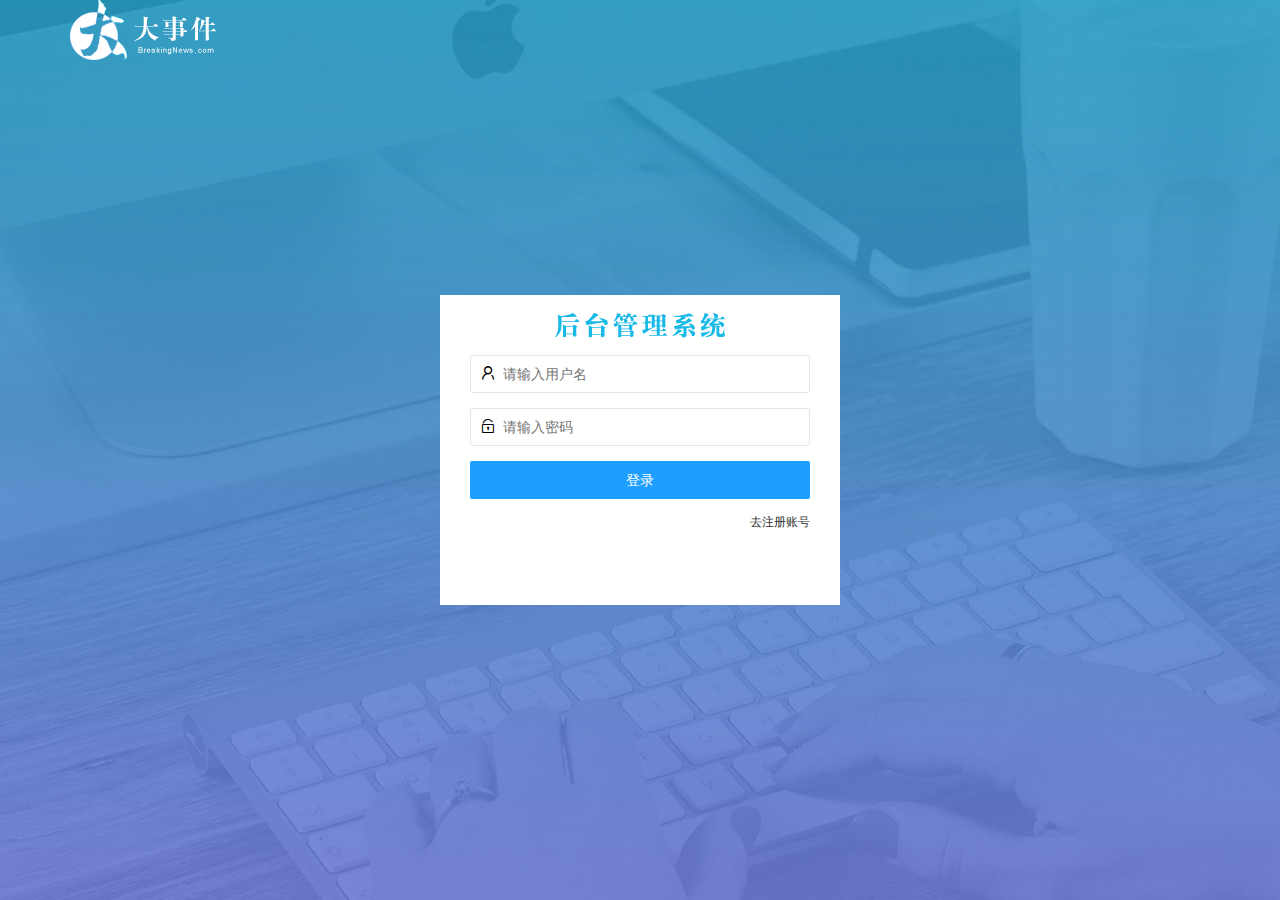
<file: login.html>
<!DOCTYPE html>
<html lang="en">
  <head>
    <meta charset="UTF-8" />
    <meta name="viewport" content="width=device-width, initial-scale=1.0" />
    <title>大事件-登录/注册</title>
    <!-- 导入 LayUI 的样式 -->
    <link rel="stylesheet" href="/assets/lib/layui/css/layui.css" />
    <!-- 导入自己的样式表 -->
    <link rel="stylesheet" href="/assets/css/login.css" />
  </head>
  <body>
    <!-- 头部的 Logo 区域 -->
    <div class="layui-main">
      <img src="/assets/images/logo.png" alt="" />
    </div>

    <!-- 登录注册区域 -->
    <div class="loginAndRegBox">
      <div class="title-box"></div>
      <!-- 登录的div -->
      <div class="login-box">
        <!-- 登录的表单 -->
        <form class="layui-form" id="form_login">
          <!-- 用户名 -->
          <div class="layui-form-item">
            <i class="layui-icon layui-icon-username"></i>
            <input type="text" name="username" required lay-verify="required" placeholder="请输入用户名" autocomplete="off" class="layui-input" />
          </div>
          <!-- 密码 -->
          <div class="layui-form-item">
            <i class="layui-icon layui-icon-password"></i>
            <input type="password" name="password" required lay-verify="required|pwd" placeholder="请输入密码" autocomplete="off" class="layui-input" />
          </div>
          <!-- 登录按钮 -->
          <div class="layui-form-item">
            <!-- 注意：表单提交按钮和普通按钮的区别，就是 lay-submit 属性 -->
            <button class="layui-btn layui-btn-fluid layui-btn-normal" lay-submit>登录</button>
          </div>
          <div class="layui-form-item links">
            <a href="javascript:;" id="link_reg">去注册账号</a>
          </div>
        </form>
      </div>
      <!-- 注册的div -->
      <div class="reg-box">
        <!-- 注册的表单 -->
        <form class="layui-form" id="form_reg">
          <!-- 用户名 -->
          <div class="layui-form-item">
            <i class="layui-icon layui-icon-username"></i>
            <input type="text" name="username" required lay-verify="required" placeholder="请输入用户名" autocomplete="off" class="layui-input" />
          </div>
          <!-- 密码 -->
          <div class="layui-form-item">
            <i class="layui-icon layui-icon-password"></i>
            <input type="password" name="password" required lay-verify="required|pwd" placeholder="请输入密码" autocomplete="off" class="layui-input" />
          </div>
          <!-- 密码确认框 -->
          <div class="layui-form-item">
            <i class="layui-icon layui-icon-password"></i>
            <input type="password" name="repassword" required lay-verify="required|pwd|repwd" placeholder="再次确认密码" autocomplete="off" class="layui-input" />
          </div>
          <!-- 注册按钮 -->
          <div class="layui-form-item">
            <!-- 注意：表单提交按钮和普通按钮的区别，就是 lay-submit 属性 -->
            <button class="layui-btn layui-btn-fluid layui-btn-normal" lay-submit>注册</button>
          </div>
          <div class="layui-form-item links">
            <a href="javascript:;" id="link_login">去登录</a>
          </div>
        </form>
      </div>
    </div>

    <!-- 导入 Layui 的JS文件 -->
    <script src="/assets/lib/layui/layui.all.js"></script>
    <!-- 导入 JQuery -->
    <script src="/assets/lib/jquery.js"></script>
    <!-- 导入自己封装的 baseAPI.js -->
    <script src="/assets/js/baseAPI.js"></script>
    <!-- 导入自己的 JavaScript 脚本 -->
    <script src="/assets/js/login.js"></script>
  </body>
</html>
</file>
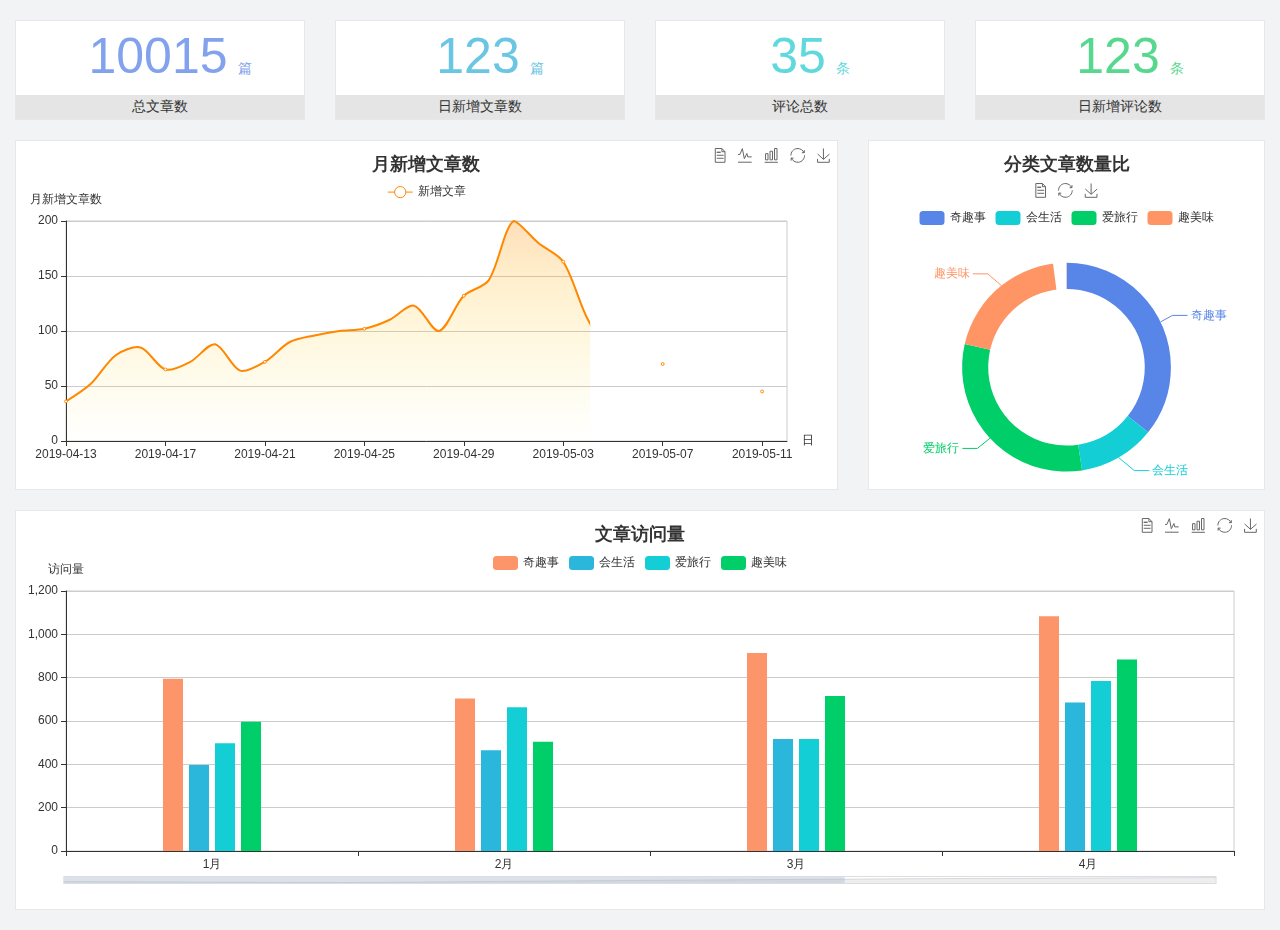
<file: home/dashboard.html>
<!DOCTYPE html>
<html lang="en">

<head>
  <meta charset="UTF-8">
  <meta name="viewport" content="width=device-width, initial-scale=1.0">
  <meta http-equiv="X-UA-Compatible" content="ie=edge">
  <title>图表统计</title>
  <link rel="stylesheet" href="../../assets/lib/bootstrap.css" />
  <link rel="stylesheet" href="../../assets/lib/main.css" />
  <script src="../../assets/lib/jquery.js"></script>
  <script type="text/javascript" src="../../assets/lib/echarts.min.js"></script>
</head>

<body>
  <div class="container-fluid">
    <div class="row spannel_list">
      <div class="col-sm-3 col-xs-6">
        <div class="spannel">
          <em>10015</em><span>篇</span>
          <b>总文章数</b>
        </div>
      </div>
      <div class="col-sm-3 col-xs-6">
        <div class="spannel scolor01">
          <em>123</em><span>篇</span>
          <b>日新增文章数</b>
        </div>
      </div>
      <div class="col-sm-3 col-xs-6">
        <div class="spannel scolor02">
          <em>35</em><span>条</span>
          <b>评论总数</b>
        </div>
      </div>
      <div class="col-sm-3 col-xs-6">
        <div class="spannel scolor03">
          <em>123</em><span>条</span>
          <b>日新增评论数</b>
        </div>
      </div>
    </div>
  </div>

  <div class="container-fluid">
    <div class="row curve-pie">
      <div class="col-lg-8 col-md-8">
        <div class="gragh_pannel" id="curve_show"></div>
      </div>
      <div class="col-lg-4 col-md-4">
        <div class="gragh_pannel" id="pie_show"></div>
      </div>
    </div>
  </div>

  <div class="container-fluid">
    <div class="column_pannel" id="column_show"></div>
  </div>

  <script>
    var oChart = echarts.init(document.getElementById('curve_show'));
    var aList_all = [
      { 'count': 36, 'date': '2019-04-13' },
      { 'count': 52, 'date': '2019-04-14' },
      { 'count': 78, 'date': '2019-04-15' },
      { 'count': 85, 'date': '2019-04-16' },
      { 'count': 65, 'date': '2019-04-17' },
      { 'count': 72, 'date': '2019-04-18' },
      { 'count': 88, 'date': '2019-04-19' },
      { 'count': 64, 'date': '2019-04-20' },
      { 'count': 72, 'date': '2019-04-21' },
      { 'count': 90, 'date': '2019-04-22' },
      { 'count': 96, 'date': '2019-04-23' },
      { 'count': 100, 'date': '2019-04-24' },
      { 'count': 102, 'date': '2019-04-25' },
      { 'count': 110, 'date': '2019-04-26' },
      { 'count': 123, 'date': '2019-04-27' },
      { 'count': 100, 'date': '2019-04-28' },
      { 'count': 132, 'date': '2019-04-29' },
      { 'count': 146, 'date': '2019-04-30' },
      { 'count': 200, 'date': '2019-05-01' },
      { 'count': 180, 'date': '2019-05-02' },
      { 'count': 163, 'date': '2019-05-03' },
      { 'count': 110, 'date': '2019-05-04' },
      { 'count': 80, 'date': '2019-05-05' },
      { 'count': 82, 'date': '2019-05-06' },
      { 'count': 70, 'date': '2019-05-07' },
      { 'count': 65, 'date': '2019-05-08' },
      { 'count': 54, 'date': '2019-05-09' },
      { 'count': 40, 'date': '2019-05-10' },
      { 'count': 45, 'date': '2019-05-11' },
      { 'count': 38, 'date': '2019-05-12' },
    ];

    let aCount = [];
    let aDate = [];

    for (var i = 0; i < aList_all.length; i++) {
      aCount.push(aList_all[i].count);
      aDate.push(aList_all[i].date);
    }

    var chartopt = {
      title: {
        text: '月新增文章数',
        left: 'center',
        top: '10'
      },
      tooltip: {
        trigger: 'axis'
      },
      legend: {
        data: ['新增文章'],
        top: '40'
      },
      toolbox: {
        show: true,
        feature: {
          mark: { show: true },
          dataView: { show: true, readOnly: false },
          magicType: { show: true, type: ['line', 'bar'] },
          restore: { show: true },
          saveAsImage: { show: true }
        }
      },
      calculable: true,
      xAxis: [
        {
          name: '日',
          type: 'category',
          boundaryGap: false,
          data: aDate
        }
      ],
      yAxis: [
        {
          name: '月新增文章数',
          type: 'value'
        }
      ],
      series: [
        {
          name: '新增文章',
          type: 'line',
          smooth: true,
          itemStyle: { normal: { areaStyle: { type: 'default' }, color: '#f80' }, lineStyle: { color: '#f80' } },
          data: aCount
        }],
      areaStyle: {
        normal: {
          color: new echarts.graphic.LinearGradient(0, 0, 0, 1, [{
            offset: 0,
            color: 'rgba(255,136,0,0.39)'
          }, {
            offset: .34,
            color: 'rgba(255,180,0,0.25)'
          }, {
            offset: 1,
            color: 'rgba(255,222,0,0.00)'
          }])

        }
      },
      grid: {
        show: true,
        x: 50,
        x2: 50,
        y: 80,
        height: 220
      }
    };

    oChart.setOption(chartopt);


    var oPie = echarts.init(document.getElementById('pie_show'));
    var oPieopt =
    {
      title: {
        top: 10,
        text: '分类文章数量比',
        x: 'center'
      },
      tooltip: {
        trigger: 'item',
        formatter: "{a} <br/>{b} : {c} ({d}%)"
      },
      color: ['#5885e8', '#13cfd5', '#00ce68', '#ff9565'],
      legend: {
        x: 'center',
        top: 65,
        data: ['奇趣事', '会生活', '爱旅行', '趣美味']
      },
      toolbox: {
        show: true,
        x: 'center',
        top: 35,
        feature: {
          mark: { show: true },
          dataView: { show: true, readOnly: false },
          magicType: {
            show: true,
            type: ['pie', 'funnel'],
            option: {
              funnel: {
                x: '25%',
                width: '50%',
                funnelAlign: 'left',
                max: 1548
              }
            }
          },
          restore: { show: true },
          saveAsImage: { show: true }
        }
      },
      calculable: true,
      series: [
        {
          name: '访问来源',
          type: 'pie',
          radius: ['45%', '60%'],
          center: ['50%', '65%'],
          data: [
            { value: 300, name: '奇趣事' },
            { value: 100, name: '会生活' },
            { value: 260, name: '爱旅行' },
            { value: 180, name: '趣美味' }
          ]
        }
      ]
    };
    oPie.setOption(oPieopt);



    var oColumn = this.echarts.init(document.getElementById('column_show'));
    var oColumnopt =
    {
      title: {
        text: '文章访问量',
        left: 'center',
        top: '10'
      },
      tooltip: {
        trigger: 'axis'
      },
      legend: {
        data: ['奇趣事', '会生活', '爱旅行', '趣美味'],
        top: '40'
      },
      toolbox: {
        show: true,
        feature: {
          mark: { show: true },
          dataView: { show: true, readOnly: false },
          magicType: { show: true, type: ['line', 'bar'] },
          restore: { show: true },
          saveAsImage: { show: true }
        }
      },
      calculable: true,
      xAxis: [
        {
          type: 'category',
          data: ['1月', '2月', '3月', '4月', '5月']
        }
      ],
      yAxis: [
        {
          name: '访问量',
          type: 'value'
        }
      ],
      series: [
        {
          name: '奇趣事',
          type: 'bar',
          barWidth: 20,
          itemStyle: {
            normal: { areaStyle: { type: 'default' }, color: '#fd956a' }
          },
          data: [800, 708, 920, 1090, 1200]
        },
        {
          name: '会生活',
          type: 'bar',
          barWidth: 20,
          itemStyle: {
            normal: { areaStyle: { type: 'default' }, color: '#2bb6db' }
          },
          data: [400, 468, 520, 690, 800]
        },
        {
          name: '爱旅行',
          type: 'bar',
          barWidth: 20,
          itemStyle: {
            normal: { areaStyle: { type: 'default' }, color: '#13cfd5' }
          },
          data: [500, 668, 520, 790, 900]
        },
        {
          name: '趣美味',
          type: 'bar',
          barWidth: 20,
          itemStyle: {
            normal: { areaStyle: { type: 'default' }, color: '#00ce68' }
          },
          data: [600, 508, 720, 890, 1000]
        }
      ],
      grid: {
        show: true,
        x: 50,
        x2: 30,
        y: 80,
        height: 260
      },
      dataZoom: [//给x轴设置滚动条
        {
          start: 0,//默认为0
          end: 100 - 1000 / 31,//默认为100
          type: 'slider',
          show: true,
          xAxisIndex: [0],
          handleSize: 0,//滑动条的 左右2个滑动条的大小
          height: 8,//组件高度
          left: 45, //左边的距离
          right: 50,//右边的距离
          bottom: 26,//右边的距离
          handleColor: '#ddd',//h滑动图标的颜色
          handleStyle: {
            borderColor: "#cacaca",
            borderWidth: "1",
            shadowBlur: 2,
            background: "#ddd",
            shadowColor: "#ddd",
          }
        }]
    };
    oColumn.setOption(oColumnopt);
  </script>
</body>

</html>
</file>
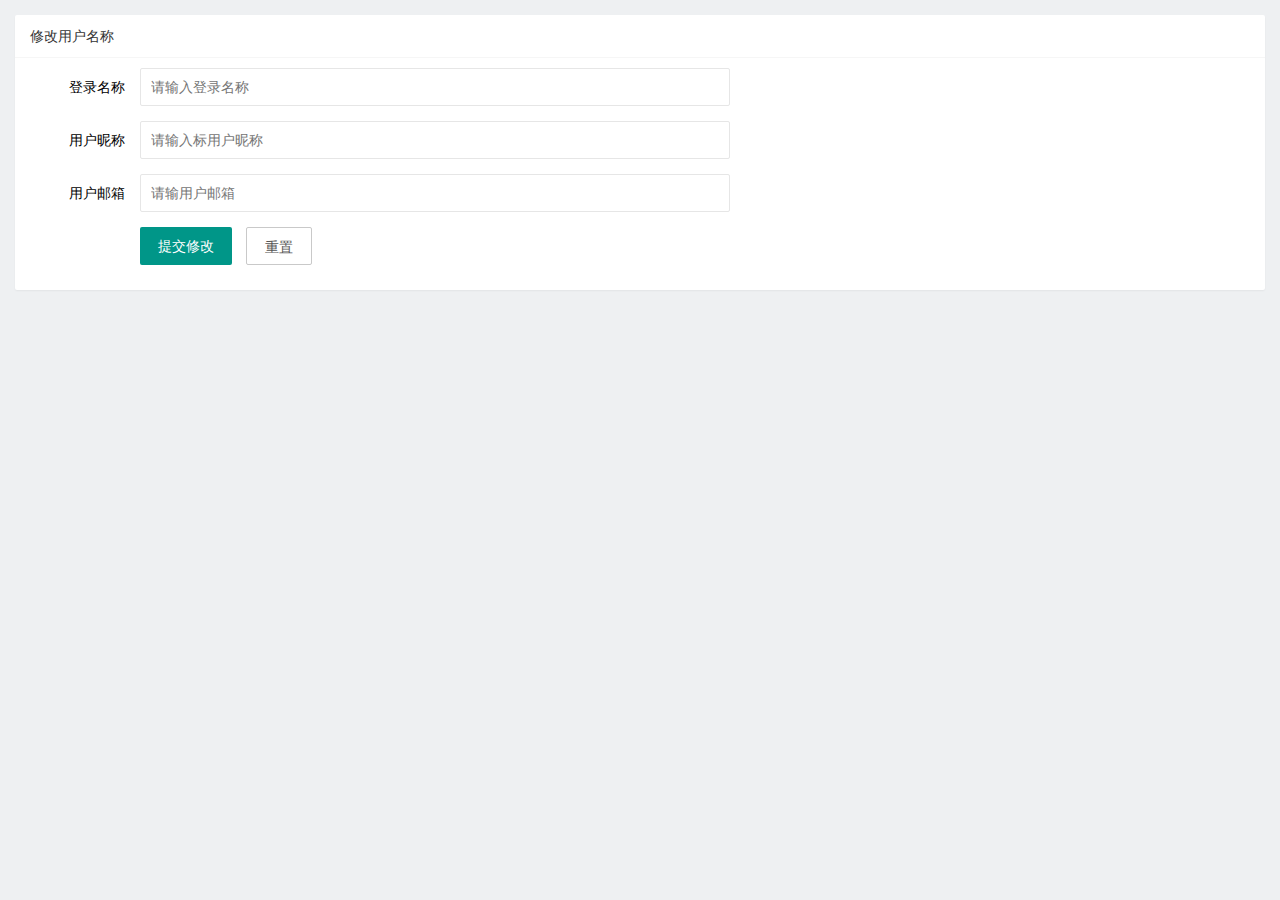
<file: user/user-info.html>
<!DOCTYPE html>
<html lang="en">

<head>
    <meta charset="UTF-8">
    <meta http-equiv="X-UA-Compatible" content="IE=edge">
    <meta name="viewport" content="width=device-width, initial-scale=1.0">
    <title>Document</title>
    <!-- 先导入第三方layui样式 -->
    <link rel="stylesheet" href="/assets/lib/layui/css/layui.css">
    <!-- 再导入自己的样式 -->
    <link rel="stylesheet" href="/assets/css/user/user-info.css">
</head>

<body>
    <!-- 卡片区  运用的是页面元素的面板功能 -->
    <div class="layui-card">
        <div class="layui-card-header">修改用户名称</div>
        <div class="layui-card-body">
            <!-- 表单区域 -->               <!-- 给那个表单赋值就加上lay-filter="" -->
            <form class="layui-form" lay-filter="formUserInfo">
                <!-- 增添隐藏域表单，为了保证请求体有id这属性 -->
          <input type="hidden" name="id" value="">
                <div class="layui-form-item">
                    <label class="layui-form-label">登录名称</label>
                    <div class="layui-input-block">
                        <input type="text" name="username" required lay-verify="required" placeholder="请输入登录名称"
                            autocomplete="off" class="layui-input" readonly>  <!-- readonly  禁止输入 -->
                    </div>
                </div>

                <div class="layui-form-item">
                    <label class="layui-form-label">用户昵称</label>
                    <div class="layui-input-block">
                        <input type="text" name="nickname" required lay-verify="required|nickname"
                            placeholder="请输入标用户昵称" autocomplete="off" class="layui-input" >
                        <!-- readonly 只读属性，不可手动修改表单数据 -->
                    </div>
                </div>

                <div class="layui-form-item">
                    <label class="layui-form-label">用户邮箱</label>
                    <div class="layui-input-block">
                        <input type="text" name="email" required lay-verify="required|email" placeholder="请输用户邮箱"
                            autocomplete="off" class="layui-input" >
                    </div>
                </div>

                <div class="layui-form-item">
                    <div class="layui-input-block">
                        <button class="layui-btn" lay-submit lay-filter="formDemo">提交修改</button>
                        <button type="reset" class="layui-btn layui-btn-primary" id="btnReset">重置</button>
                    </div>
                </div>
            </form>
        </div>
    </div>
    <!-- 导入layui 的js文件 -->
    <script src="/assets/lib/layui/layui.all.js"></script>
    <!-- 导入jQUERY -->
    <script src="/assets/lib/jquery.js"></script>
    <!-- 导入baseAPI -->
    <script src="/assets/js/baseAPI.js"></script>
    <!-- 导入自己的js -->
    <script src="/assets/js/user/user-info.js"></script>
</body>

</html>
</file>
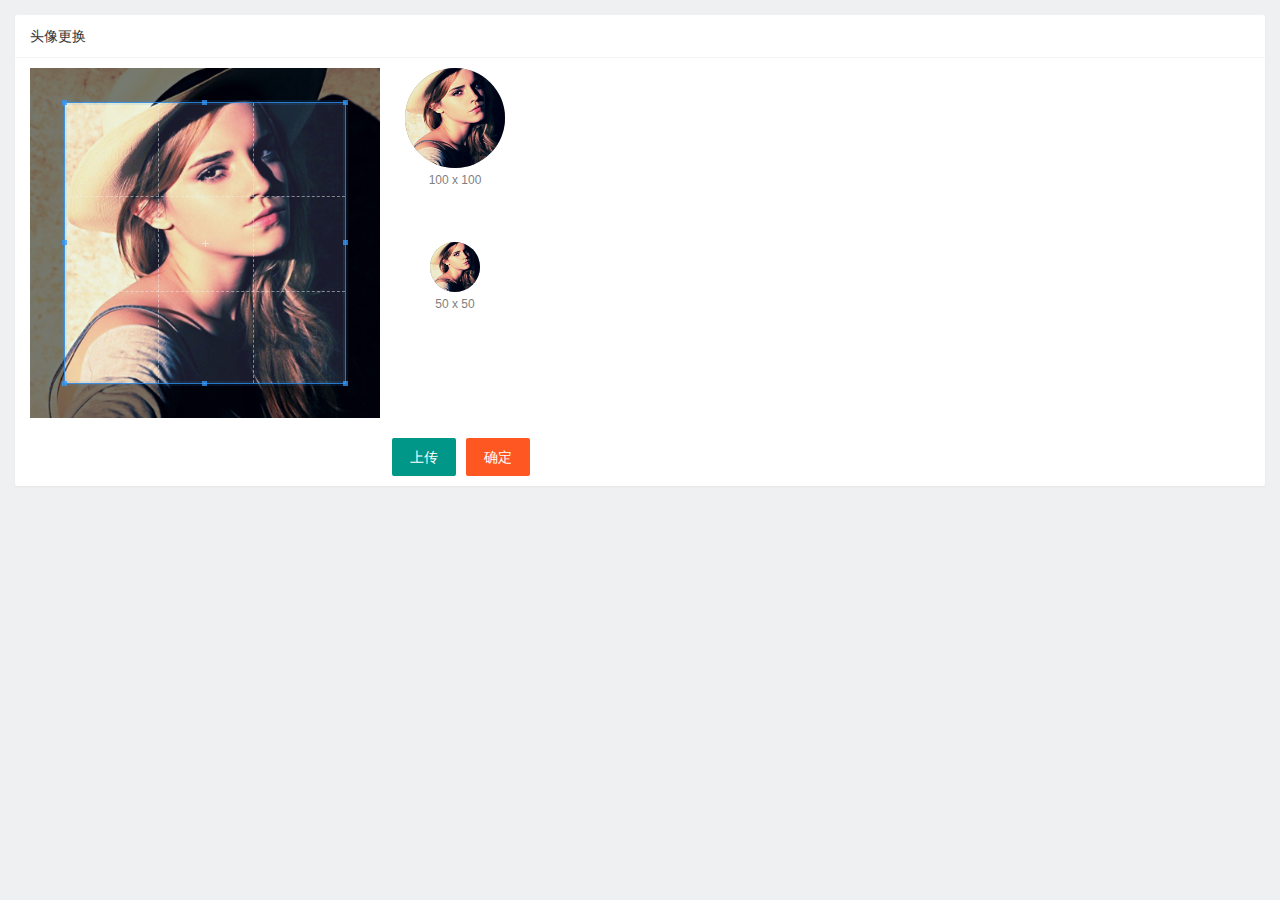
<file: user/user_avatar.html>
<!DOCTYPE html>
<html lang="en">

<head>
    <meta charset="UTF-8">
    <meta http-equiv="X-UA-Compatible" content="IE=edge">
    <meta name="viewport" content="width=device-width, initial-scale=1.0">
    <title>Document</title>
    <!-- 先导入第三方layui样式 -->
    <link rel="stylesheet" href="/assets/lib/layui/css/layui.css">
    <!-- 导入  cropper 插件 -->
    <link rel="stylesheet" href="/assets/lib/cropper/cropper.css">
    <!-- 再导入自己的样式 -->
    <link rel="stylesheet" href="/assets/css/user/user_avatar.css">
</head>

<body>
    <div class="layui-card">
        <div class="layui-card-header">头像更换</div>
        <div class="layui-card-body">
           <!-- 第一行的图片裁剪和预览区域 -->
     <div class="row1">
        <!-- 图片裁剪区域 -->
        <div class="cropper-box">
          <!-- 这个 img 标签很重要，将来会把它初始化为裁剪区域 -->
          <img id="image" src="/assets/images/sample.jpg" />
        </div>
        <!-- 图片的预览区域 -->
        <div class="preview-box">
          <div>
            <!-- 宽高为 100px 的预览区域 -->
            <div class="img-preview w100"></div>
            <p class="size">100 x 100</p>
          </div>
          <div>
            <!-- 宽高为 50px 的预览区域 -->
            <div class="img-preview w50"></div>
            <p class="size">50 x 50</p>
          </div>
        </div>
      </div>
    
      <!-- 第二行的按钮区域 -->
      <div class="row2">
                         <!-- 通过accept可以指定用户选择使用那种图片文件格式 -->
          <input type="file" id="file" accept="image/png,image/jpeg">    <!-- file文件上传表单 -->
        <button type="button" class="layui-btn" id="btnChooseImage">上传</button>  <!-- 给他增加id -->
        <button type="button" class="layui-btn layui-btn-danger" id="btnUpload">确定</button>   <!-- 给他增加id -->
      </div>
        </div>
    </div>
</body>
<!-- 导入layui 的js文件 -->
<script src="/assets/lib/layui/layui.all.js"></script>
<!-- 导入jQUERY  以及cropper -->
<script src="/assets/lib/jquery.js"></script>
<script src="/assets/lib/cropper/Cropper.js"></script>
<script src="/assets/lib/cropper/jquery-cropper.js"></script>
<!-- 导入baseAPI -->
<script src="/assets/js/baseAPI.js"></script>
<!-- 导入自己的js -->
<script src="/assets/js/user/user_avatar.js"></script>

</html>
</file>
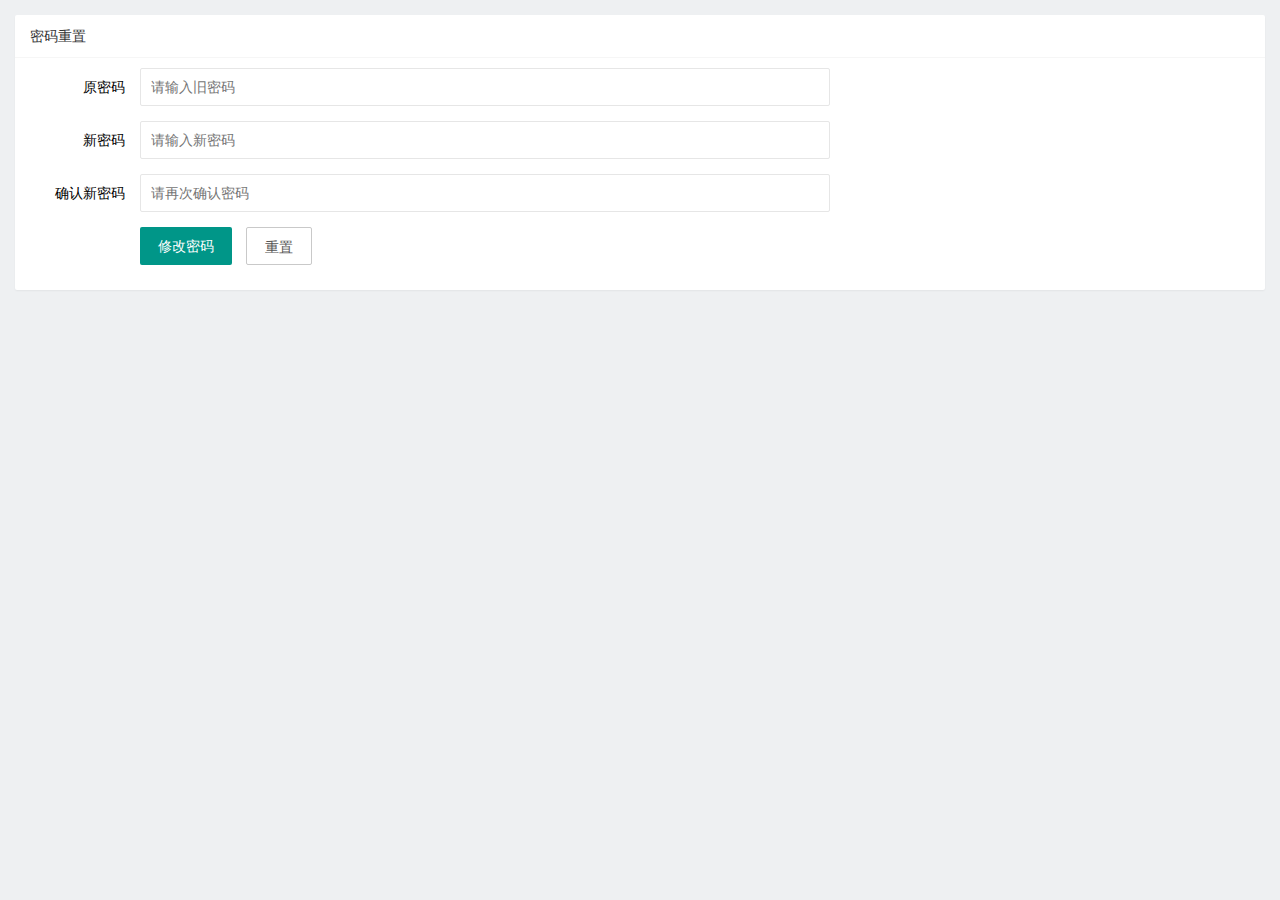
<file: user/user_password.html>
<!DOCTYPE html>
<html lang="en">
<head>
    <meta charset="UTF-8">
    <meta http-equiv="X-UA-Compatible" content="IE=edge">
    <meta name="viewport" content="width=device-width, initial-scale=1.0">
    <title>Document</title>
      <!-- 先导入第三方layui样式 -->
      <link rel="stylesheet" href="/assets/lib/layui/css/layui.css">
      <!-- 再导入自己的样式 -->
      <link rel="stylesheet" href="/assets/css/user/user_password.css">
</head>
<body>
    <div class="layui-card">
        <div class="layui-card-header">密码重置</div>
        <div class="layui-card-body">
            <form class="layui-form" action="">
                <div class="layui-form-item">
                  <label class="layui-form-label">原密码</label>
                  <div class="layui-input-block">
                    <input type="password" name="oldPwd" required  lay-verify="required|pwd" placeholder="请输入旧密码" autocomplete="off" class="layui-input">
                  </div>
                </div>
                <div class="layui-form-item">
                    <label class="layui-form-label">新密码</label>
                    <div class="layui-input-block">
                      <input type="password" name="newPwd" required  lay-verify="required|pwd|samePwd" placeholder="请输入新密码" autocomplete="off" class="layui-input">
                    </div>
                  </div>
                  <div class="layui-form-item">
                    <label class="layui-form-label">确认新密码</label>
                    <div class="layui-input-block">
                      <input type="password" name="rePwd" required  lay-verify="required|pwd|rePwd" placeholder="请再次确认密码" autocomplete="off" class="layui-input">
                    </div>
                  </div>

                  <div class="layui-form-item">
                    <div class="layui-input-block">
                      <button class="layui-btn" lay-submit lay-filter="formDemo">修改密码</button>
                      <button type="reset" class="layui-btn layui-btn-primary">重置</button>
                    </div>
                  </div>
            </form>
        </div>
      </div>
</body>
 <!-- 导入layui 的js文件 -->
 <script src="/assets/lib/layui/layui.all.js"></script>
 <!-- 导入jQUERY -->
 <script src="/assets/lib/jquery.js"></script>
 <!-- 导入baseAPI -->
 <script src="/assets/js/baseAPI.js"></script>
 <!-- 导入自己的js -->
 <script src="/assets/js/user/user_password.js"></script>
</html>
</file>
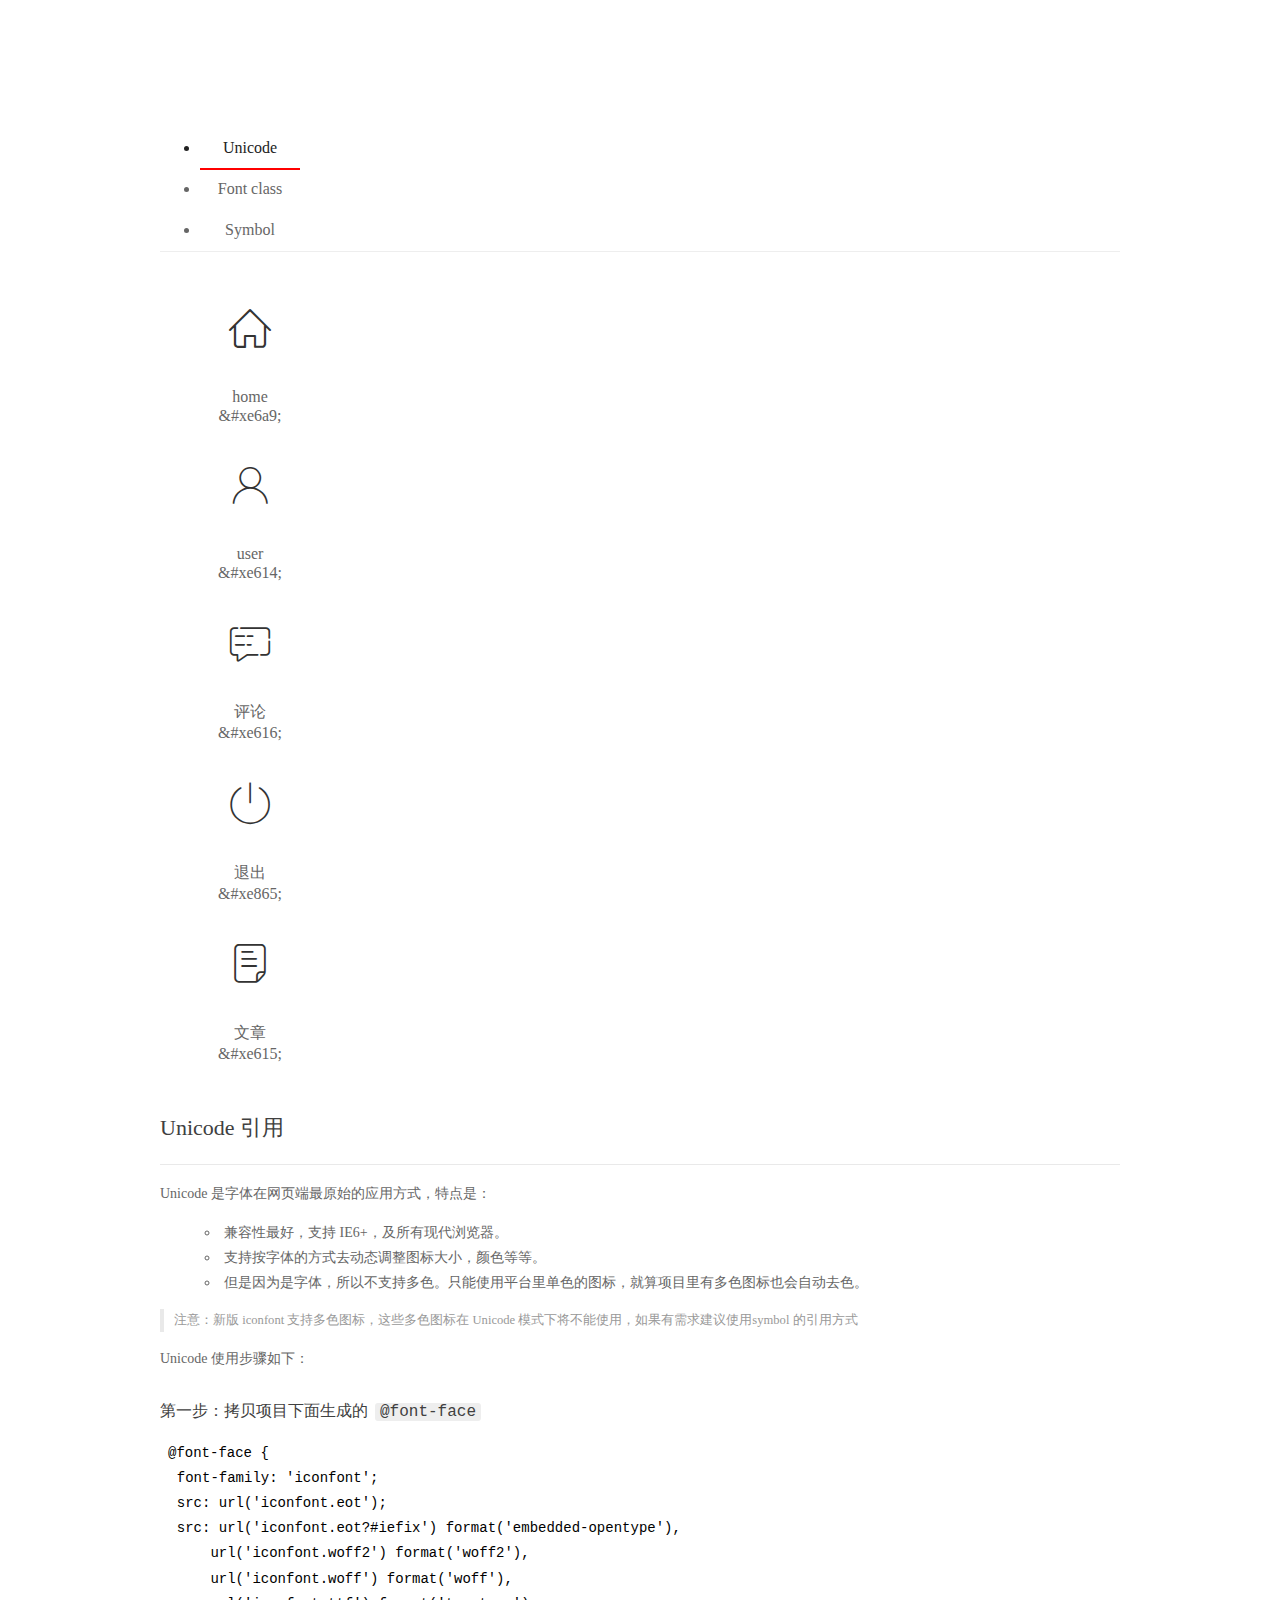
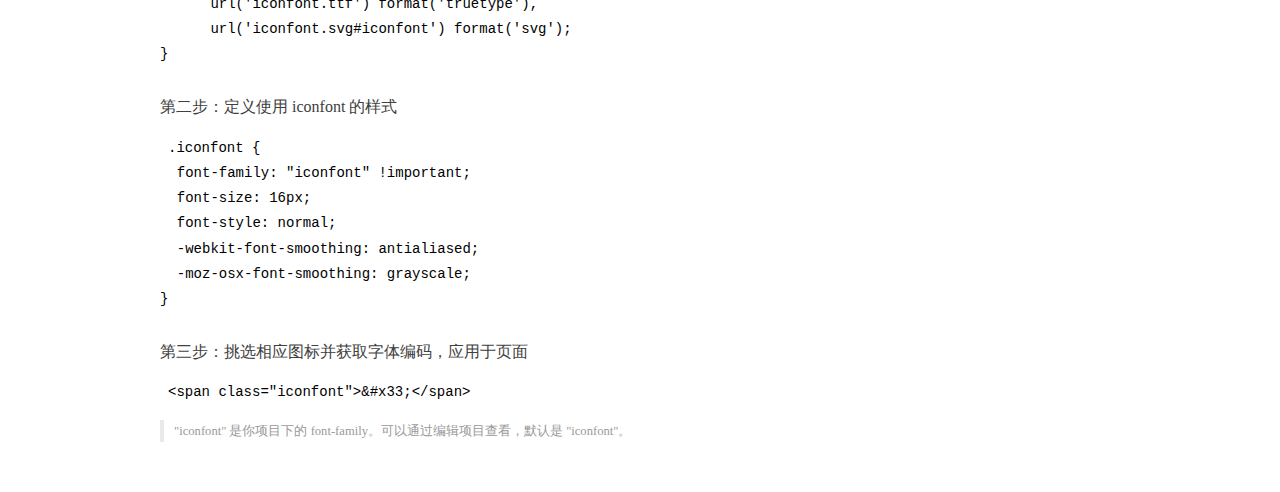
<file: assets/fonts/demo_index.html>
<!DOCTYPE html>
<html>
<head>
  <meta charset="utf-8"/>
  <title>IconFont Demo</title>
  <link rel="shortcut icon" href="https://gtms04.alicdn.com/tps/i4/TB1_oz6GVXXXXaFXpXXJDFnIXXX-64-64.ico" type="image/x-icon"/>
  <link rel="stylesheet" href="https://g.alicdn.com/thx/cube/1.3.2/cube.min.css">
  <link rel="stylesheet" href="demo.css">
  <link rel="stylesheet" href="iconfont.css">
  <script src="iconfont.js"></script>
  <!-- jQuery -->
  <script src="https://a1.alicdn.com/oss/uploads/2018/12/26/7bfddb60-08e8-11e9-9b04-53e73bb6408b.js"></script>
  <!-- 代码高亮 -->
  <script src="https://a1.alicdn.com/oss/uploads/2018/12/26/a3f714d0-08e6-11e9-8a15-ebf944d7534c.js"></script>
</head>
<body>
  <div class="main">
    <h1 class="logo"><a href="https://www.iconfont.cn/" title="iconfont 首页" target="_blank">&#xe86b;</a></h1>
    <div class="nav-tabs">
      <ul id="tabs" class="dib-box">
        <li class="dib active"><span>Unicode</span></li>
        <li class="dib"><span>Font class</span></li>
        <li class="dib"><span>Symbol</span></li>
      </ul>
      
    </div>
    <div class="tab-container">
      <div class="content unicode" style="display: block;">
          <ul class="icon_lists dib-box">
          
            <li class="dib">
              <span class="icon iconfont">&#xe6a9;</span>
                <div class="name">home</div>
                <div class="code-name">&amp;#xe6a9;</div>
              </li>
          
            <li class="dib">
              <span class="icon iconfont">&#xe614;</span>
                <div class="name">user</div>
                <div class="code-name">&amp;#xe614;</div>
              </li>
          
            <li class="dib">
              <span class="icon iconfont">&#xe616;</span>
                <div class="name">评论</div>
                <div class="code-name">&amp;#xe616;</div>
              </li>
          
            <li class="dib">
              <span class="icon iconfont">&#xe865;</span>
                <div class="name">退出</div>
                <div class="code-name">&amp;#xe865;</div>
              </li>
          
            <li class="dib">
              <span class="icon iconfont">&#xe615;</span>
                <div class="name">文章</div>
                <div class="code-name">&amp;#xe615;</div>
              </li>
          
          </ul>
          <div class="article markdown">
          <h2 id="unicode-">Unicode 引用</h2>
          <hr>

          <p>Unicode 是字体在网页端最原始的应用方式，特点是：</p>
          <ul>
            <li>兼容性最好，支持 IE6+，及所有现代浏览器。</li>
            <li>支持按字体的方式去动态调整图标大小，颜色等等。</li>
            <li>但是因为是字体，所以不支持多色。只能使用平台里单色的图标，就算项目里有多色图标也会自动去色。</li>
          </ul>
          <blockquote>
            <p>注意：新版 iconfont 支持多色图标，这些多色图标在 Unicode 模式下将不能使用，如果有需求建议使用symbol 的引用方式</p>
          </blockquote>
          <p>Unicode 使用步骤如下：</p>
          <h3 id="-font-face">第一步：拷贝项目下面生成的 <code>@font-face</code></h3>
<pre><code class="language-css"
>@font-face {
  font-family: 'iconfont';
  src: url('iconfont.eot');
  src: url('iconfont.eot?#iefix') format('embedded-opentype'),
      url('iconfont.woff2') format('woff2'),
      url('iconfont.woff') format('woff'),
      url('iconfont.ttf') format('truetype'),
      url('iconfont.svg#iconfont') format('svg');
}
</code></pre>
          <h3 id="-iconfont-">第二步：定义使用 iconfont 的样式</h3>
<pre><code class="language-css"
>.iconfont {
  font-family: "iconfont" !important;
  font-size: 16px;
  font-style: normal;
  -webkit-font-smoothing: antialiased;
  -moz-osx-font-smoothing: grayscale;
}
</code></pre>
          <h3 id="-">第三步：挑选相应图标并获取字体编码，应用于页面</h3>
<pre>
<code class="language-html"
>&lt;span class="iconfont"&gt;&amp;#x33;&lt;/span&gt;
</code></pre>
          <blockquote>
            <p>"iconfont" 是你项目下的 font-family。可以通过编辑项目查看，默认是 "iconfont"。</p>
          </blockquote>
          </div>
      </div>
      <div class="content font-class">
        <ul class="icon_lists dib-box">
          
          <li class="dib">
            <span class="icon iconfont icon-home"></span>
            <div class="name">
              home
            </div>
            <div class="code-name">.icon-home
            </div>
          </li>
          
          <li class="dib">
            <span class="icon iconfont icon-user"></span>
            <div class="name">
              user
            </div>
            <div class="code-name">.icon-user
            </div>
          </li>
          
          <li class="dib">
            <span class="icon iconfont icon-pinglun"></span>
            <div class="name">
              评论
            </div>
            <div class="code-name">.icon-pinglun
            </div>
          </li>
          
          <li class="dib">
            <span class="icon iconfont icon-tuichu"></span>
            <div class="name">
              退出
            </div>
            <div class="code-name">.icon-tuichu
            </div>
          </li>
          
          <li class="dib">
            <span class="icon iconfont icon-16"></span>
            <div class="name">
              文章
            </div>
            <div class="code-name">.icon-16
            </div>
          </li>
          
        </ul>
        <div class="article markdown">
        <h2 id="font-class-">font-class 引用</h2>
        <hr>

        <p>font-class 是 Unicode 使用方式的一种变种，主要是解决 Unicode 书写不直观，语意不明确的问题。</p>
        <p>与 Unicode 使用方式相比，具有如下特点：</p>
        <ul>
          <li>兼容性良好，支持 IE8+，及所有现代浏览器。</li>
          <li>相比于 Unicode 语意明确，书写更直观。可以很容易分辨这个 icon 是什么。</li>
          <li>因为使用 class 来定义图标，所以当要替换图标时，只需要修改 class 里面的 Unicode 引用。</li>
          <li>不过因为本质上还是使用的字体，所以多色图标还是不支持的。</li>
        </ul>
        <p>使用步骤如下：</p>
        <h3 id="-fontclass-">第一步：引入项目下面生成的 fontclass 代码：</h3>
<pre><code class="language-html">&lt;link rel="stylesheet" href="./iconfont.css"&gt;
</code></pre>
        <h3 id="-">第二步：挑选相应图标并获取类名，应用于页面：</h3>
<pre><code class="language-html">&lt;span class="iconfont icon-xxx"&gt;&lt;/span&gt;
</code></pre>
        <blockquote>
          <p>"
            iconfont" 是你项目下的 font-family。可以通过编辑项目查看，默认是 "iconfont"。</p>
        </blockquote>
      </div>
      </div>
      <div class="content symbol">
          <ul class="icon_lists dib-box">
          
            <li class="dib">
                <svg class="icon svg-icon" aria-hidden="true">
                  <use xlink:href="#icon-home"></use>
                </svg>
                <div class="name">home</div>
                <div class="code-name">#icon-home</div>
            </li>
          
            <li class="dib">
                <svg class="icon svg-icon" aria-hidden="true">
                  <use xlink:href="#icon-user"></use>
                </svg>
                <div class="name">user</div>
                <div class="code-name">#icon-user</div>
            </li>
          
            <li class="dib">
                <svg class="icon svg-icon" aria-hidden="true">
                  <use xlink:href="#icon-pinglun"></use>
                </svg>
                <div class="name">评论</div>
                <div class="code-name">#icon-pinglun</div>
            </li>
          
            <li class="dib">
                <svg class="icon svg-icon" aria-hidden="true">
                  <use xlink:href="#icon-tuichu"></use>
                </svg>
                <div class="name">退出</div>
                <div class="code-name">#icon-tuichu</div>
            </li>
          
            <li class="dib">
                <svg class="icon svg-icon" aria-hidden="true">
                  <use xlink:href="#icon-16"></use>
                </svg>
                <div class="name">文章</div>
                <div class="code-name">#icon-16</div>
            </li>
          
          </ul>
          <div class="article markdown">
          <h2 id="symbol-">Symbol 引用</h2>
          <hr>

          <p>这是一种全新的使用方式，应该说这才是未来的主流，也是平台目前推荐的用法。相关介绍可以参考这篇<a href="">文章</a>
            这种用法其实是做了一个 SVG 的集合，与另外两种相比具有如下特点：</p>
          <ul>
            <li>支持多色图标了，不再受单色限制。</li>
            <li>通过一些技巧，支持像字体那样，通过 <code>font-size</code>, <code>color</code> 来调整样式。</li>
            <li>兼容性较差，支持 IE9+，及现代浏览器。</li>
            <li>浏览器渲染 SVG 的性能一般，还不如 png。</li>
          </ul>
          <p>使用步骤如下：</p>
          <h3 id="-symbol-">第一步：引入项目下面生成的 symbol 代码：</h3>
<pre><code class="language-html">&lt;script src="./iconfont.js"&gt;&lt;/script&gt;
</code></pre>
          <h3 id="-css-">第二步：加入通用 CSS 代码（引入一次就行）：</h3>
<pre><code class="language-html">&lt;style&gt;
.icon {
  width: 1em;
  height: 1em;
  vertical-align: -0.15em;
  fill: currentColor;
  overflow: hidden;
}
&lt;/style&gt;
</code></pre>
          <h3 id="-">第三步：挑选相应图标并获取类名，应用于页面：</h3>
<pre><code class="language-html">&lt;svg class="icon" aria-hidden="true"&gt;
  &lt;use xlink:href="#icon-xxx"&gt;&lt;/use&gt;
&lt;/svg&gt;
</code></pre>
          </div>
      </div>

    </div>
  </div>
  <script>
  $(document).ready(function () {
      $('.tab-container .content:first').show()

      $('#tabs li').click(function (e) {
        var tabContent = $('.tab-container .content')
        var index = $(this).index()

        if ($(this).hasClass('active')) {
          return
        } else {
          $('#tabs li').removeClass('active')
          $(this).addClass('active')

          tabContent.hide().eq(index).fadeIn()
        }
      })
    })
  </script>
</body>
</html>
</file>
<file: assets/lib/layui/css/layui.css>
/** layui-v2.5.5 MIT License By https://www.layui.com */
 .layui-inline,img{display:inline-block;vertical-align:middle}h1,h2,h3,h4,h5,h6{font-weight:400}.layui-edge,.layui-header,.layui-inline,.layui-main{position:relative}.layui-body,.layui-edge,.layui-elip{overflow:hidden}.layui-btn,.layui-edge,.layui-inline,img{vertical-align:middle}.layui-btn,.layui-disabled,.layui-icon,.layui-unselect{-moz-user-select:none;-webkit-user-select:none;-ms-user-select:none}.layui-elip,.layui-form-checkbox span,.layui-form-pane .layui-form-label{text-overflow:ellipsis;white-space:nowrap}.layui-breadcrumb,.layui-tree-btnGroup{visibility:hidden}blockquote,body,button,dd,div,dl,dt,form,h1,h2,h3,h4,h5,h6,input,li,ol,p,pre,td,textarea,th,ul{margin:0;padding:0;-webkit-tap-highlight-color:rgba(0,0,0,0)}a:active,a:hover{outline:0}img{border:none}li{list-style:none}table{border-collapse:collapse;border-spacing:0}h4,h5,h6{font-size:100%}button,input,optgroup,option,select,textarea{font-family:inherit;font-size:inherit;font-style:inherit;font-weight:inherit;outline:0}pre{white-space:pre-wrap;white-space:-moz-pre-wrap;white-space:-pre-wrap;white-space:-o-pre-wrap;word-wrap:break-word}body{line-height:24px;font:14px Helvetica Neue,Helvetica,PingFang SC,Tahoma,Arial,sans-serif}hr{height:1px;margin:10px 0;border:0;clear:both}a{color:#333;text-decoration:none}a:hover{color:#777}a cite{font-style:normal;*cursor:pointer}.layui-border-box,.layui-border-box *{box-sizing:border-box}.layui-box,.layui-box *{box-sizing:content-box}.layui-clear{clear:both;*zoom:1}.layui-clear:after{content:'\20';clear:both;*zoom:1;display:block;height:0}.layui-inline{*display:inline;*zoom:1}.layui-edge{display:inline-block;width:0;height:0;border-width:6px;border-style:dashed;border-color:transparent}.layui-edge-top{top:-4px;border-bottom-color:#999;border-bottom-style:solid}.layui-edge-right{border-left-color:#999;border-left-style:solid}.layui-edge-bottom{top:2px;border-top-color:#999;border-top-style:solid}.layui-edge-left{border-right-color:#999;border-right-style:solid}.layui-disabled,.layui-disabled:hover{color:#d2d2d2!important;cursor:not-allowed!important}.layui-circle{border-radius:100%}.layui-show{display:block!important}.layui-hide{display:none!important}@font-face{font-family:layui-icon;src:url(../font/iconfont.eot?v=250);src:url(../font/iconfont.eot?v=250#iefix) format('embedded-opentype'),url(../font/iconfont.woff2?v=250) format('woff2'),url(../font/iconfont.woff?v=250) format('woff'),url(../font/iconfont.ttf?v=250) format('truetype'),url(../font/iconfont.svg?v=250#layui-icon) format('svg')}.layui-icon{font-family:layui-icon!important;font-size:16px;font-style:normal;-webkit-font-smoothing:antialiased;-moz-osx-font-smoothing:grayscale}.layui-icon-reply-fill:before{content:"\e611"}.layui-icon-set-fill:before{content:"\e614"}.layui-icon-menu-fill:before{content:"\e60f"}.layui-icon-search:before{content:"\e615"}.layui-icon-share:before{content:"\e641"}.layui-icon-set-sm:before{content:"\e620"}.layui-icon-engine:before{content:"\e628"}.layui-icon-close:before{content:"\1006"}.layui-icon-close-fill:before{content:"\1007"}.layui-icon-chart-screen:before{content:"\e629"}.layui-icon-star:before{content:"\e600"}.layui-icon-circle-dot:before{content:"\e617"}.layui-icon-chat:before{content:"\e606"}.layui-icon-release:before{content:"\e609"}.layui-icon-list:before{content:"\e60a"}.layui-icon-chart:before{content:"\e62c"}.layui-icon-ok-circle:before{content:"\1005"}.layui-icon-layim-theme:before{content:"\e61b"}.layui-icon-table:before{content:"\e62d"}.layui-icon-right:before{content:"\e602"}.layui-icon-left:before{content:"\e603"}.layui-icon-cart-simple:before{content:"\e698"}.layui-icon-face-cry:before{content:"\e69c"}.layui-icon-face-smile:before{content:"\e6af"}.layui-icon-survey:before{content:"\e6b2"}.layui-icon-tree:before{content:"\e62e"}.layui-icon-upload-circle:before{content:"\e62f"}.layui-icon-add-circle:before{content:"\e61f"}.layui-icon-download-circle:before{content:"\e601"}.layui-icon-templeate-1:before{content:"\e630"}.layui-icon-util:before{content:"\e631"}.layui-icon-face-surprised:before{content:"\e664"}.layui-icon-edit:before{content:"\e642"}.layui-icon-speaker:before{content:"\e645"}.layui-icon-down:before{content:"\e61a"}.layui-icon-file:before{content:"\e621"}.layui-icon-layouts:before{content:"\e632"}.layui-icon-rate-half:before{content:"\e6c9"}.layui-icon-add-circle-fine:before{content:"\e608"}.layui-icon-prev-circle:before{content:"\e633"}.layui-icon-read:before{content:"\e705"}.layui-icon-404:before{content:"\e61c"}.layui-icon-carousel:before{content:"\e634"}.layui-icon-help:before{content:"\e607"}.layui-icon-code-circle:before{content:"\e635"}.layui-icon-water:before{content:"\e636"}.layui-icon-username:before{content:"\e66f"}.layui-icon-find-fill:before{content:"\e670"}.layui-icon-about:before{content:"\e60b"}.layui-icon-location:before{content:"\e715"}.layui-icon-up:before{content:"\e619"}.layui-icon-pause:before{content:"\e651"}.layui-icon-date:before{content:"\e637"}.layui-icon-layim-uploadfile:before{content:"\e61d"}.layui-icon-delete:before{content:"\e640"}.layui-icon-play:before{content:"\e652"}.layui-icon-top:before{content:"\e604"}.layui-icon-friends:before{content:"\e612"}.layui-icon-refresh-3:before{content:"\e9aa"}.layui-icon-ok:before{content:"\e605"}.layui-icon-layer:before{content:"\e638"}.layui-icon-face-smile-fine:before{content:"\e60c"}.layui-icon-dollar:before{content:"\e659"}.layui-icon-group:before{content:"\e613"}.layui-icon-layim-download:before{content:"\e61e"}.layui-icon-picture-fine:before{content:"\e60d"}.layui-icon-link:before{content:"\e64c"}.layui-icon-diamond:before{content:"\e735"}.layui-icon-log:before{content:"\e60e"}.layui-icon-rate-solid:before{content:"\e67a"}.layui-icon-fonts-del:before{content:"\e64f"}.layui-icon-unlink:before{content:"\e64d"}.layui-icon-fonts-clear:before{content:"\e639"}.layui-icon-triangle-r:before{content:"\e623"}.layui-icon-circle:before{content:"\e63f"}.layui-icon-radio:before{content:"\e643"}.layui-icon-align-center:before{content:"\e647"}.layui-icon-align-right:before{content:"\e648"}.layui-icon-align-left:before{content:"\e649"}.layui-icon-loading-1:before{content:"\e63e"}.layui-icon-return:before{content:"\e65c"}.layui-icon-fonts-strong:before{content:"\e62b"}.layui-icon-upload:before{content:"\e67c"}.layui-icon-dialogue:before{content:"\e63a"}.layui-icon-video:before{content:"\e6ed"}.layui-icon-headset:before{content:"\e6fc"}.layui-icon-cellphone-fine:before{content:"\e63b"}.layui-icon-add-1:before{content:"\e654"}.layui-icon-face-smile-b:before{content:"\e650"}.layui-icon-fonts-html:before{content:"\e64b"}.layui-icon-form:before{content:"\e63c"}.layui-icon-cart:before{content:"\e657"}.layui-icon-camera-fill:before{content:"\e65d"}.layui-icon-tabs:before{content:"\e62a"}.layui-icon-fonts-code:before{content:"\e64e"}.layui-icon-fire:before{content:"\e756"}.layui-icon-set:before{content:"\e716"}.layui-icon-fonts-u:before{content:"\e646"}.layui-icon-triangle-d:before{content:"\e625"}.layui-icon-tips:before{content:"\e702"}.layui-icon-picture:before{content:"\e64a"}.layui-icon-more-vertical:before{content:"\e671"}.layui-icon-flag:before{content:"\e66c"}.layui-icon-loading:before{content:"\e63d"}.layui-icon-fonts-i:before{content:"\e644"}.layui-icon-refresh-1:before{content:"\e666"}.layui-icon-rmb:before{content:"\e65e"}.layui-icon-home:before{content:"\e68e"}.layui-icon-user:before{content:"\e770"}.layui-icon-notice:before{content:"\e667"}.layui-icon-login-weibo:before{content:"\e675"}.layui-icon-voice:before{content:"\e688"}.layui-icon-upload-drag:before{content:"\e681"}.layui-icon-login-qq:before{content:"\e676"}.layui-icon-snowflake:before{content:"\e6b1"}.layui-icon-file-b:before{content:"\e655"}.layui-icon-template:before{content:"\e663"}.layui-icon-auz:before{content:"\e672"}.layui-icon-console:before{content:"\e665"}.layui-icon-app:before{content:"\e653"}.layui-icon-prev:before{content:"\e65a"}.layui-icon-website:before{content:"\e7ae"}.layui-icon-next:before{content:"\e65b"}.layui-icon-component:before{content:"\e857"}.layui-icon-more:before{content:"\e65f"}.layui-icon-login-wechat:before{content:"\e677"}.layui-icon-shrink-right:before{content:"\e668"}.layui-icon-spread-left:before{content:"\e66b"}.layui-icon-camera:before{content:"\e660"}.layui-icon-note:before{content:"\e66e"}.layui-icon-refresh:before{content:"\e669"}.layui-icon-female:before{content:"\e661"}.layui-icon-male:before{content:"\e662"}.layui-icon-password:before{content:"\e673"}.layui-icon-senior:before{content:"\e674"}.layui-icon-theme:before{content:"\e66a"}.layui-icon-tread:before{content:"\e6c5"}.layui-icon-praise:before{content:"\e6c6"}.layui-icon-star-fill:before{content:"\e658"}.layui-icon-rate:before{content:"\e67b"}.layui-icon-template-1:before{content:"\e656"}.layui-icon-vercode:before{content:"\e679"}.layui-icon-cellphone:before{content:"\e678"}.layui-icon-screen-full:before{content:"\e622"}.layui-icon-screen-restore:before{content:"\e758"}.layui-icon-cols:before{content:"\e610"}.layui-icon-export:before{content:"\e67d"}.layui-icon-print:before{content:"\e66d"}.layui-icon-slider:before{content:"\e714"}.layui-icon-addition:before{content:"\e624"}.layui-icon-subtraction:before{content:"\e67e"}.layui-icon-service:before{content:"\e626"}.layui-icon-transfer:before{content:"\e691"}.layui-main{width:1140px;margin:0 auto}.layui-header{z-index:1000;height:60px}.layui-header a:hover{transition:all .5s;-webkit-transition:all .5s}.layui-side{position:fixed;left:0;top:0;bottom:0;z-index:999;width:200px;overflow-x:hidden}.layui-side-scroll{position:relative;width:220px;height:100%;overflow-x:hidden}.layui-body{position:absolute;left:200px;right:0;top:0;bottom:0;z-index:998;width:auto;overflow-y:auto;box-sizing:border-box}.layui-layout-body{overflow:hidden}.layui-layout-admin .layui-header{background-color:#23262E}.layui-layout-admin .layui-side{top:60px;width:200px;overflow-x:hidden}.layui-layout-admin .layui-body{position:fixed;top:60px;bottom:44px}.layui-layout-admin .layui-main{width:auto;margin:0 15px}.layui-layout-admin .layui-footer{position:fixed;left:200px;right:0;bottom:0;height:44px;line-height:44px;padding:0 15px;background-color:#eee}.layui-layout-admin .layui-logo{position:absolute;left:0;top:0;width:200px;height:100%;line-height:60px;text-align:center;color:#009688;font-size:16px}.layui-layout-admin .layui-header .layui-nav{background:0 0}.layui-layout-left{position:absolute!important;left:200px;top:0}.layui-layout-right{position:absolute!important;right:0;top:0}.layui-container{position:relative;margin:0 auto;padding:0 15px;box-sizing:border-box}.layui-fluid{position:relative;margin:0 auto;padding:0 15px}.layui-row:after,.layui-row:before{content:'';display:block;clear:both}.layui-col-lg1,.layui-col-lg10,.layui-col-lg11,.layui-col-lg12,.layui-col-lg2,.layui-col-lg3,.layui-col-lg4,.layui-col-lg5,.layui-col-lg6,.layui-col-lg7,.layui-col-lg8,.layui-col-lg9,.layui-col-md1,.layui-col-md10,.layui-col-md11,.layui-col-md12,.layui-col-md2,.layui-col-md3,.layui-col-md4,.layui-col-md5,.layui-col-md6,.layui-col-md7,.layui-col-md8,.layui-col-md9,.layui-col-sm1,.layui-col-sm10,.layui-col-sm11,.layui-col-sm12,.layui-col-sm2,.layui-col-sm3,.layui-col-sm4,.layui-col-sm5,.layui-col-sm6,.layui-col-sm7,.layui-col-sm8,.layui-col-sm9,.layui-col-xs1,.layui-col-xs10,.layui-col-xs11,.layui-col-xs12,.layui-col-xs2,.layui-col-xs3,.layui-col-xs4,.layui-col-xs5,.layui-col-xs6,.layui-col-xs7,.layui-col-xs8,.layui-col-xs9{position:relative;display:block;box-sizing:border-box}.layui-col-xs1,.layui-col-xs10,.layui-col-xs11,.layui-col-xs12,.layui-col-xs2,.layui-col-xs3,.layui-col-xs4,.layui-col-xs5,.layui-col-xs6,.layui-col-xs7,.layui-col-xs8,.layui-col-xs9{float:left}.layui-col-xs1{width:8.33333333%}.layui-col-xs2{width:16.66666667%}.layui-col-xs3{width:25%}.layui-col-xs4{width:33.33333333%}.layui-col-xs5{width:41.66666667%}.layui-col-xs6{width:50%}.layui-col-xs7{width:58.33333333%}.layui-col-xs8{width:66.66666667%}.layui-col-xs9{width:75%}.layui-col-xs10{width:83.33333333%}.layui-col-xs11{width:91.66666667%}.layui-col-xs12{width:100%}.layui-col-xs-offset1{margin-left:8.33333333%}.layui-col-xs-offset2{margin-left:16.66666667%}.layui-col-xs-offset3{margin-left:25%}.layui-col-xs-offset4{margin-left:33.33333333%}.layui-col-xs-offset5{margin-left:41.66666667%}.layui-col-xs-offset6{margin-left:50%}.layui-col-xs-offset7{margin-left:58.33333333%}.layui-col-xs-offset8{margin-left:66.66666667%}.layui-col-xs-offset9{margin-left:75%}.layui-col-xs-offset10{margin-left:83.33333333%}.layui-col-xs-offset11{margin-left:91.66666667%}.layui-col-xs-offset12{margin-left:100%}@media screen and (max-width:768px){.layui-hide-xs{display:none!important}.layui-show-xs-block{display:block!important}.layui-show-xs-inline{display:inline!important}.layui-show-xs-inline-block{display:inline-block!important}}@media screen and (min-width:768px){.layui-container{width:750px}.layui-hide-sm{display:none!important}.layui-show-sm-block{display:block!important}.layui-show-sm-inline{display:inline!important}.layui-show-sm-inline-block{display:inline-block!important}.layui-col-sm1,.layui-col-sm10,.layui-col-sm11,.layui-col-sm12,.layui-col-sm2,.layui-col-sm3,.layui-col-sm4,.layui-col-sm5,.layui-col-sm6,.layui-col-sm7,.layui-col-sm8,.layui-col-sm9{float:left}.layui-col-sm1{width:8.33333333%}.layui-col-sm2{width:16.66666667%}.layui-col-sm3{width:25%}.layui-col-sm4{width:33.33333333%}.layui-col-sm5{width:41.66666667%}.layui-col-sm6{width:50%}.layui-col-sm7{width:58.33333333%}.layui-col-sm8{width:66.66666667%}.layui-col-sm9{width:75%}.layui-col-sm10{width:83.33333333%}.layui-col-sm11{width:91.66666667%}.layui-col-sm12{width:100%}.layui-col-sm-offset1{margin-left:8.33333333%}.layui-col-sm-offset2{margin-left:16.66666667%}.layui-col-sm-offset3{margin-left:25%}.layui-col-sm-offset4{margin-left:33.33333333%}.layui-col-sm-offset5{margin-left:41.66666667%}.layui-col-sm-offset6{margin-left:50%}.layui-col-sm-offset7{margin-left:58.33333333%}.layui-col-sm-offset8{margin-left:66.66666667%}.layui-col-sm-offset9{margin-left:75%}.layui-col-sm-offset10{margin-left:83.33333333%}.layui-col-sm-offset11{margin-left:91.66666667%}.layui-col-sm-offset12{margin-left:100%}}@media screen and (min-width:992px){.layui-container{width:970px}.layui-hide-md{display:none!important}.layui-show-md-block{display:block!important}.layui-show-md-inline{display:inline!important}.layui-show-md-inline-block{display:inline-block!important}.layui-col-md1,.layui-col-md10,.layui-col-md11,.layui-col-md12,.layui-col-md2,.layui-col-md3,.layui-col-md4,.layui-col-md5,.layui-col-md6,.layui-col-md7,.layui-col-md8,.layui-col-md9{float:left}.layui-col-md1{width:8.33333333%}.layui-col-md2{width:16.66666667%}.layui-col-md3{width:25%}.layui-col-md4{width:33.33333333%}.layui-col-md5{width:41.66666667%}.layui-col-md6{width:50%}.layui-col-md7{width:58.33333333%}.layui-col-md8{width:66.66666667%}.layui-col-md9{width:75%}.layui-col-md10{width:83.33333333%}.layui-col-md11{width:91.66666667%}.layui-col-md12{width:100%}.layui-col-md-offset1{margin-left:8.33333333%}.layui-col-md-offset2{margin-left:16.66666667%}.layui-col-md-offset3{margin-left:25%}.layui-col-md-offset4{margin-left:33.33333333%}.layui-col-md-offset5{margin-left:41.66666667%}.layui-col-md-offset6{margin-left:50%}.layui-col-md-offset7{margin-left:58.33333333%}.layui-col-md-offset8{margin-left:66.66666667%}.layui-col-md-offset9{margin-left:75%}.layui-col-md-offset10{margin-left:83.33333333%}.layui-col-md-offset11{margin-left:91.66666667%}.layui-col-md-offset12{margin-left:100%}}@media screen and (min-width:1200px){.layui-container{width:1170px}.layui-hide-lg{display:none!important}.layui-show-lg-block{display:block!important}.layui-show-lg-inline{display:inline!important}.layui-show-lg-inline-block{display:inline-block!important}.layui-col-lg1,.layui-col-lg10,.layui-col-lg11,.layui-col-lg12,.layui-col-lg2,.layui-col-lg3,.layui-col-lg4,.layui-col-lg5,.layui-col-lg6,.layui-col-lg7,.layui-col-lg8,.layui-col-lg9{float:left}.layui-col-lg1{width:8.33333333%}.layui-col-lg2{width:16.66666667%}.layui-col-lg3{width:25%}.layui-col-lg4{width:33.33333333%}.layui-col-lg5{width:41.66666667%}.layui-col-lg6{width:50%}.layui-col-lg7{width:58.33333333%}.layui-col-lg8{width:66.66666667%}.layui-col-lg9{width:75%}.layui-col-lg10{width:83.33333333%}.layui-col-lg11{width:91.66666667%}.layui-col-lg12{width:100%}.layui-col-lg-offset1{margin-left:8.33333333%}.layui-col-lg-offset2{margin-left:16.66666667%}.layui-col-lg-offset3{margin-left:25%}.layui-col-lg-offset4{margin-left:33.33333333%}.layui-col-lg-offset5{margin-left:41.66666667%}.layui-col-lg-offset6{margin-left:50%}.layui-col-lg-offset7{margin-left:58.33333333%}.layui-col-lg-offset8{margin-left:66.66666667%}.layui-col-lg-offset9{margin-left:75%}.layui-col-lg-offset10{margin-left:83.33333333%}.layui-col-lg-offset11{margin-left:91.66666667%}.layui-col-lg-offset12{margin-left:100%}}.layui-col-space1{margin:-.5px}.layui-col-space1>*{padding:.5px}.layui-col-space3{margin:-1.5px}.layui-col-space3>*{padding:1.5px}.layui-col-space5{margin:-2.5px}.layui-col-space5>*{padding:2.5px}.layui-col-space8{margin:-3.5px}.layui-col-space8>*{padding:3.5px}.layui-col-space10{margin:-5px}.layui-col-space10>*{padding:5px}.layui-col-space12{margin:-6px}.layui-col-space12>*{padding:6px}.layui-col-space15{margin:-7.5px}.layui-col-space15>*{padding:7.5px}.layui-col-space18{margin:-9px}.layui-col-space18>*{padding:9px}.layui-col-space20{margin:-10px}.layui-col-space20>*{padding:10px}.layui-col-space22{margin:-11px}.layui-col-space22>*{padding:11px}.layui-col-space25{margin:-12.5px}.layui-col-space25>*{padding:12.5px}.layui-col-space30{margin:-15px}.layui-col-space30>*{padding:15px}.layui-btn,.layui-input,.layui-select,.layui-textarea,.layui-upload-button{outline:0;-webkit-appearance:none;transition:all .3s;-webkit-transition:all .3s;box-sizing:border-box}.layui-elem-quote{margin-bottom:10px;padding:15px;line-height:22px;border-left:5px solid #009688;border-radius:0 2px 2px 0;background-color:#f2f2f2}.layui-quote-nm{border-style:solid;border-width:1px 1px 1px 5px;background:0 0}.layui-elem-field{margin-bottom:10px;padding:0;border-width:1px;border-style:solid}.layui-elem-field legend{margin-left:20px;padding:0 10px;font-size:20px;font-weight:300}.layui-field-title{margin:10px 0 20px;border-width:1px 0 0}.layui-field-box{padding:10px 15px}.layui-field-title .layui-field-box{padding:10px 0}.layui-progress{position:relative;height:6px;border-radius:20px;background-color:#e2e2e2}.layui-progress-bar{position:absolute;left:0;top:0;width:0;max-width:100%;height:6px;border-radius:20px;text-align:right;background-color:#5FB878;transition:all .3s;-webkit-transition:all .3s}.layui-progress-big,.layui-progress-big .layui-progress-bar{height:18px;line-height:18px}.layui-progress-text{position:relative;top:-20px;line-height:18px;font-size:12px;color:#666}.layui-progress-big .layui-progress-text{position:static;padding:0 10px;color:#fff}.layui-collapse{border-width:1px;border-style:solid;border-radius:2px}.layui-colla-content,.layui-colla-item{border-top-width:1px;border-top-style:solid}.layui-colla-item:first-child{border-top:none}.layui-colla-title{position:relative;height:42px;line-height:42px;padding:0 15px 0 35px;color:#333;background-color:#f2f2f2;cursor:pointer;font-size:14px;overflow:hidden}.layui-colla-content{display:none;padding:10px 15px;line-height:22px;color:#666}.layui-colla-icon{position:absolute;left:15px;top:0;font-size:14px}.layui-card{margin-bottom:15px;border-radius:2px;background-color:#fff;box-shadow:0 1px 2px 0 rgba(0,0,0,.05)}.layui-card:last-child{margin-bottom:0}.layui-card-header{position:relative;height:42px;line-height:42px;padding:0 15px;border-bottom:1px solid #f6f6f6;color:#333;border-radius:2px 2px 0 0;font-size:14px}.layui-bg-black,.layui-bg-blue,.layui-bg-cyan,.layui-bg-green,.layui-bg-orange,.layui-bg-red{color:#fff!important}.layui-card-body{position:relative;padding:10px 15px;line-height:24px}.layui-card-body[pad15]{padding:15px}.layui-card-body[pad20]{padding:20px}.layui-card-body .layui-table{margin:5px 0}.layui-card .layui-tab{margin:0}.layui-panel-window{position:relative;padding:15px;border-radius:0;border-top:5px solid #E6E6E6;background-color:#fff}.layui-auxiliar-moving{position:fixed;left:0;right:0;top:0;bottom:0;width:100%;height:100%;background:0 0;z-index:9999999999}.layui-form-label,.layui-form-mid,.layui-form-select,.layui-input-block,.layui-input-inline,.layui-textarea{position:relative}.layui-bg-red{background-color:#FF5722!important}.layui-bg-orange{background-color:#FFB800!important}.layui-bg-green{background-color:#009688!important}.layui-bg-cyan{background-color:#2F4056!important}.layui-bg-blue{background-color:#1E9FFF!important}.layui-bg-black{background-color:#393D49!important}.layui-bg-gray{background-color:#eee!important;color:#666!important}.layui-badge-rim,.layui-colla-content,.layui-colla-item,.layui-collapse,.layui-elem-field,.layui-form-pane .layui-form-item[pane],.layui-form-pane .layui-form-label,.layui-input,.layui-layedit,.layui-layedit-tool,.layui-quote-nm,.layui-select,.layui-tab-bar,.layui-tab-card,.layui-tab-title,.layui-tab-title .layui-this:after,.layui-textarea{border-color:#e6e6e6}.layui-timeline-item:before,hr{background-color:#e6e6e6}.layui-text{line-height:22px;font-size:14px;color:#666}.layui-text h1,.layui-text h2,.layui-text h3{font-weight:500;color:#333}.layui-text h1{font-size:30px}.layui-text h2{font-size:24px}.layui-text h3{font-size:18px}.layui-text a:not(.layui-btn){color:#01AAED}.layui-text a:not(.layui-btn):hover{text-decoration:underline}.layui-text ul{padding:5px 0 5px 15px}.layui-text ul li{margin-top:5px;list-style-type:disc}.layui-text em,.layui-word-aux{color:#999!important;padding:0 5px!important}.layui-btn{display:inline-block;height:38px;line-height:38px;padding:0 18px;background-color:#009688;color:#fff;white-space:nowrap;text-align:center;font-size:14px;border:none;border-radius:2px;cursor:pointer}.layui-btn:hover{opacity:.8;filter:alpha(opacity=80);color:#fff}.layui-btn:active{opacity:1;filter:alpha(opacity=100)}.layui-btn+.layui-btn{margin-left:10px}.layui-btn-container{font-size:0}.layui-btn-container .layui-btn{margin-right:10px;margin-bottom:10px}.layui-btn-container .layui-btn+.layui-btn{margin-left:0}.layui-table .layui-btn-container .layui-btn{margin-bottom:9px}.layui-btn-radius{border-radius:100px}.layui-btn .layui-icon{margin-right:3px;font-size:18px;vertical-align:bottom;vertical-align:middle\9}.layui-btn-primary{border:1px solid #C9C9C9;background-color:#fff;color:#555}.layui-btn-primary:hover{border-color:#009688;color:#333}.layui-btn-normal{background-color:#1E9FFF}.layui-btn-warm{background-color:#FFB800}.layui-btn-danger{background-color:#FF5722}.layui-btn-checked{background-color:#5FB878}.layui-btn-disabled,.layui-btn-disabled:active,.layui-btn-disabled:hover{border:1px solid #e6e6e6;background-color:#FBFBFB;color:#C9C9C9;cursor:not-allowed;opacity:1}.layui-btn-lg{height:44px;line-height:44px;padding:0 25px;font-size:16px}.layui-btn-sm{height:30px;line-height:30px;padding:0 10px;font-size:12px}.layui-btn-sm i{font-size:16px!important}.layui-btn-xs{height:22px;line-height:22px;padding:0 5px;font-size:12px}.layui-btn-xs i{font-size:14px!important}.layui-btn-group{display:inline-block;vertical-align:middle;font-size:0}.layui-btn-group .layui-btn{margin-left:0!important;margin-right:0!important;border-left:1px solid rgba(255,255,255,.5);border-radius:0}.layui-btn-group .layui-btn-primary{border-left:none}.layui-btn-group .layui-btn-primary:hover{border-color:#C9C9C9;color:#009688}.layui-btn-group .layui-btn:first-child{border-left:none;border-radius:2px 0 0 2px}.layui-btn-group .layui-btn-primary:first-child{border-left:1px solid #c9c9c9}.layui-btn-group .layui-btn:last-child{border-radius:0 2px 2px 0}.layui-btn-group .layui-btn+.layui-btn{margin-left:0}.layui-btn-group+.layui-btn-group{margin-left:10px}.layui-btn-fluid{width:100%}.layui-input,.layui-select,.layui-textarea{height:38px;line-height:1.3;line-height:38px\9;border-width:1px;border-style:solid;background-color:#fff;border-radius:2px}.layui-input::-webkit-input-placeholder,.layui-select::-webkit-input-placeholder,.layui-textarea::-webkit-input-placeholder{line-height:1.3}.layui-input,.layui-textarea{display:block;width:100%;padding-left:10px}.layui-input:hover,.layui-textarea:hover{border-color:#D2D2D2!important}.layui-input:focus,.layui-textarea:focus{border-color:#C9C9C9!important}.layui-textarea{min-height:100px;height:auto;line-height:20px;padding:6px 10px;resize:vertical}.layui-select{padding:0 10px}.layui-form input[type=checkbox],.layui-form input[type=radio],.layui-form select{display:none}.layui-form [lay-ignore]{display:initial}.layui-form-item{margin-bottom:15px;clear:both;*zoom:1}.layui-form-item:after{content:'\20';clear:both;*zoom:1;display:block;height:0}.layui-form-label{float:left;display:block;padding:9px 15px;width:80px;font-weight:400;line-height:20px;text-align:right}.layui-form-label-col{display:block;float:none;padding:9px 0;line-height:20px;text-align:left}.layui-form-item .layui-inline{margin-bottom:5px;margin-right:10px}.layui-input-block{margin-left:110px;min-height:36px}.layui-input-inline{display:inline-block;vertical-align:middle}.layui-form-item .layui-input-inline{float:left;width:190px;margin-right:10px}.layui-form-text .layui-input-inline{width:auto}.layui-form-mid{float:left;display:block;padding:9px 0!important;line-height:20px;margin-right:10px}.layui-form-danger+.layui-form-select .layui-input,.layui-form-danger:focus{border-color:#FF5722!important}.layui-form-select .layui-input{padding-right:30px;cursor:pointer}.layui-form-select .layui-edge{position:absolute;right:10px;top:50%;margin-top:-3px;cursor:pointer;border-width:6px;border-top-color:#c2c2c2;border-top-style:solid;transition:all .3s;-webkit-transition:all .3s}.layui-form-select dl{display:none;position:absolute;left:0;top:42px;padding:5px 0;z-index:899;min-width:100%;border:1px solid #d2d2d2;max-height:300px;overflow-y:auto;background-color:#fff;border-radius:2px;box-shadow:0 2px 4px rgba(0,0,0,.12);box-sizing:border-box}.layui-form-select dl dd,.layui-form-select dl dt{padding:0 10px;line-height:36px;white-space:nowrap;overflow:hidden;text-overflow:ellipsis}.layui-form-select dl dt{font-size:12px;color:#999}.layui-form-select dl dd{cursor:pointer}.layui-form-select dl dd:hover{background-color:#f2f2f2;-webkit-transition:.5s all;transition:.5s all}.layui-form-select .layui-select-group dd{padding-left:20px}.layui-form-select dl dd.layui-select-tips{padding-left:10px!important;color:#999}.layui-form-select dl dd.layui-this{background-color:#5FB878;color:#fff}.layui-form-checkbox,.layui-form-select dl dd.layui-disabled{background-color:#fff}.layui-form-selected dl{display:block}.layui-form-checkbox,.layui-form-checkbox *,.layui-form-switch{display:inline-block;vertical-align:middle}.layui-form-selected .layui-edge{margin-top:-9px;-webkit-transform:rotate(180deg);transform:rotate(180deg);margin-top:-3px\9}:root .layui-form-selected .layui-edge{margin-top:-9px\0/IE9}.layui-form-selectup dl{top:auto;bottom:42px}.layui-select-none{margin:5px 0;text-align:center;color:#999}.layui-select-disabled .layui-disabled{border-color:#eee!important}.layui-select-disabled .layui-edge{border-top-color:#d2d2d2}.layui-form-checkbox{position:relative;height:30px;line-height:30px;margin-right:10px;padding-right:30px;cursor:pointer;font-size:0;-webkit-transition:.1s linear;transition:.1s linear;box-sizing:border-box}.layui-form-checkbox span{padding:0 10px;height:100%;font-size:14px;border-radius:2px 0 0 2px;background-color:#d2d2d2;color:#fff;overflow:hidden}.layui-form-checkbox:hover span{background-color:#c2c2c2}.layui-form-checkbox i{position:absolute;right:0;top:0;width:30px;height:28px;border:1px solid #d2d2d2;border-left:none;border-radius:0 2px 2px 0;color:#fff;font-size:20px;text-align:center}.layui-form-checkbox:hover i{border-color:#c2c2c2;color:#c2c2c2}.layui-form-checked,.layui-form-checked:hover{border-color:#5FB878}.layui-form-checked span,.layui-form-checked:hover span{background-color:#5FB878}.layui-form-checked i,.layui-form-checked:hover i{color:#5FB878}.layui-form-item .layui-form-checkbox{margin-top:4px}.layui-form-checkbox[lay-skin=primary]{height:auto!important;line-height:normal!important;min-width:18px;min-height:18px;border:none!important;margin-right:0;padding-left:28px;padding-right:0;background:0 0}.layui-form-checkbox[lay-skin=primary] span{padding-left:0;padding-right:15px;line-height:18px;background:0 0;color:#666}.layui-form-checkbox[lay-skin=primary] i{right:auto;left:0;width:16px;height:16px;line-height:16px;border:1px solid #d2d2d2;font-size:12px;border-radius:2px;background-color:#fff;-webkit-transition:.1s linear;transition:.1s linear}.layui-form-checkbox[lay-skin=primary]:hover i{border-color:#5FB878;color:#fff}.layui-form-checked[lay-skin=primary] i{border-color:#5FB878!important;background-color:#5FB878;color:#fff}.layui-checkbox-disbaled[lay-skin=primary] span{background:0 0!important;color:#c2c2c2}.layui-checkbox-disbaled[lay-skin=primary]:hover i{border-color:#d2d2d2}.layui-form-item .layui-form-checkbox[lay-skin=primary]{margin-top:10px}.layui-form-switch{position:relative;height:22px;line-height:22px;min-width:35px;padding:0 5px;margin-top:8px;border:1px solid #d2d2d2;border-radius:20px;cursor:pointer;background-color:#fff;-webkit-transition:.1s linear;transition:.1s linear}.layui-form-switch i{position:absolute;left:5px;top:3px;width:16px;height:16px;border-radius:20px;background-color:#d2d2d2;-webkit-transition:.1s linear;transition:.1s linear}.layui-form-switch em{position:relative;top:0;width:25px;margin-left:21px;padding:0!important;text-align:center!important;color:#999!important;font-style:normal!important;font-size:12px}.layui-form-onswitch{border-color:#5FB878;background-color:#5FB878}.layui-checkbox-disbaled,.layui-checkbox-disbaled i{border-color:#e2e2e2!important}.layui-form-onswitch i{left:100%;margin-left:-21px;background-color:#fff}.layui-form-onswitch em{margin-left:5px;margin-right:21px;color:#fff!important}.layui-checkbox-disbaled span{background-color:#e2e2e2!important}.layui-checkbox-disbaled:hover i{color:#fff!important}[lay-radio]{display:none}.layui-form-radio,.layui-form-radio *{display:inline-block;vertical-align:middle}.layui-form-radio{line-height:28px;margin:6px 10px 0 0;padding-right:10px;cursor:pointer;font-size:0}.layui-form-radio *{font-size:14px}.layui-form-radio>i{margin-right:8px;font-size:22px;color:#c2c2c2}.layui-form-radio>i:hover,.layui-form-radioed>i{color:#5FB878}.layui-radio-disbaled>i{color:#e2e2e2!important}.layui-form-pane .layui-form-label{width:110px;padding:8px 15px;height:38px;line-height:20px;border-width:1px;border-style:solid;border-radius:2px 0 0 2px;text-align:center;background-color:#FBFBFB;overflow:hidden;box-sizing:border-box}.layui-form-pane .layui-input-inline{margin-left:-1px}.layui-form-pane .layui-input-block{margin-left:110px;left:-1px}.layui-form-pane .layui-input{border-radius:0 2px 2px 0}.layui-form-pane .layui-form-text .layui-form-label{float:none;width:100%;border-radius:2px;box-sizing:border-box;text-align:left}.layui-form-pane .layui-form-text .layui-input-inline{display:block;margin:0;top:-1px;clear:both}.layui-form-pane .layui-form-text .layui-input-block{margin:0;left:0;top:-1px}.layui-form-pane .layui-form-text .layui-textarea{min-height:100px;border-radius:0 0 2px 2px}.layui-form-pane .layui-form-checkbox{margin:4px 0 4px 10px}.layui-form-pane .layui-form-radio,.layui-form-pane .layui-form-switch{margin-top:6px;margin-left:10px}.layui-form-pane .layui-form-item[pane]{position:relative;border-width:1px;border-style:solid}.layui-form-pane .layui-form-item[pane] .layui-form-label{position:absolute;left:0;top:0;height:100%;border-width:0 1px 0 0}.layui-form-pane .layui-form-item[pane] .layui-input-inline{margin-left:110px}@media screen and (max-width:450px){.layui-form-item .layui-form-label{text-overflow:ellipsis;overflow:hidden;white-space:nowrap}.layui-form-item .layui-inline{display:block;margin-right:0;margin-bottom:20px;clear:both}.layui-form-item .layui-inline:after{content:'\20';clear:both;display:block;height:0}.layui-form-item .layui-input-inline{display:block;float:none;left:-3px;width:auto;margin:0 0 10px 112px}.layui-form-item .layui-input-inline+.layui-form-mid{margin-left:110px;top:-5px;padding:0}.layui-form-item .layui-form-checkbox{margin-right:5px;margin-bottom:5px}}.layui-layedit{border-width:1px;border-style:solid;border-radius:2px}.layui-layedit-tool{padding:3px 5px;border-bottom-width:1px;border-bottom-style:solid;font-size:0}.layedit-tool-fixed{position:fixed;top:0;border-top:1px solid #e2e2e2}.layui-layedit-tool .layedit-tool-mid,.layui-layedit-tool .layui-icon{display:inline-block;vertical-align:middle;text-align:center;font-size:14px}.layui-layedit-tool .layui-icon{position:relative;width:32px;height:30px;line-height:30px;margin:3px 5px;color:#777;cursor:pointer;border-radius:2px}.layui-layedit-tool .layui-icon:hover{color:#393D49}.layui-layedit-tool .layui-icon:active{color:#000}.layui-layedit-tool .layedit-tool-active{background-color:#e2e2e2;color:#000}.layui-layedit-tool .layui-disabled,.layui-layedit-tool .layui-disabled:hover{color:#d2d2d2;cursor:not-allowed}.layui-layedit-tool .layedit-tool-mid{width:1px;height:18px;margin:0 10px;background-color:#d2d2d2}.layedit-tool-html{width:50px!important;font-size:30px!important}.layedit-tool-b,.layedit-tool-code,.layedit-tool-help{font-size:16px!important}.layedit-tool-d,.layedit-tool-face,.layedit-tool-image,.layedit-tool-unlink{font-size:18px!important}.layedit-tool-image input{position:absolute;font-size:0;left:0;top:0;width:100%;height:100%;opacity:.01;filter:Alpha(opacity=1);cursor:pointer}.layui-layedit-iframe iframe{display:block;width:100%}#LAY_layedit_code{overflow:hidden}.layui-laypage{display:inline-block;*display:inline;*zoom:1;vertical-align:middle;margin:10px 0;font-size:0}.layui-laypage>a:first-child,.layui-laypage>a:first-child em{border-radius:2px 0 0 2px}.layui-laypage>a:last-child,.layui-laypage>a:last-child em{border-radius:0 2px 2px 0}.layui-laypage>:first-child{margin-left:0!important}.layui-laypage>:last-child{margin-right:0!important}.layui-laypage a,.layui-laypage button,.layui-laypage input,.layui-laypage select,.layui-laypage span{border:1px solid #e2e2e2}.layui-laypage a,.layui-laypage span{display:inline-block;*display:inline;*zoom:1;vertical-align:middle;padding:0 15px;height:28px;line-height:28px;margin:0 -1px 5px 0;background-color:#fff;color:#333;font-size:12px}.layui-flow-more a *,.layui-laypage input,.layui-table-view select[lay-ignore]{display:inline-block}.layui-laypage a:hover{color:#009688}.layui-laypage em{font-style:normal}.layui-laypage .layui-laypage-spr{color:#999;font-weight:700}.layui-laypage a{text-decoration:none}.layui-laypage .layui-laypage-curr{position:relative}.layui-laypage .layui-laypage-curr em{position:relative;color:#fff}.layui-laypage .layui-laypage-curr .layui-laypage-em{position:absolute;left:-1px;top:-1px;padding:1px;width:100%;height:100%;background-color:#009688}.layui-laypage-em{border-radius:2px}.layui-laypage-next em,.layui-laypage-prev em{font-family:Sim sun;font-size:16px}.layui-laypage .layui-laypage-count,.layui-laypage .layui-laypage-limits,.layui-laypage .layui-laypage-refresh,.layui-laypage .layui-laypage-skip{margin-left:10px;margin-right:10px;padding:0;border:none}.layui-laypage .layui-laypage-limits,.layui-laypage .layui-laypage-refresh{vertical-align:top}.layui-laypage .layui-laypage-refresh i{font-size:18px;cursor:pointer}.layui-laypage select{height:22px;padding:3px;border-radius:2px;cursor:pointer}.layui-laypage .layui-laypage-skip{height:30px;line-height:30px;color:#999}.layui-laypage button,.layui-laypage input{height:30px;line-height:30px;border-radius:2px;vertical-align:top;background-color:#fff;box-sizing:border-box}.layui-laypage input{width:40px;margin:0 10px;padding:0 3px;text-align:center}.layui-laypage input:focus,.layui-laypage select:focus{border-color:#009688!important}.layui-laypage button{margin-left:10px;padding:0 10px;cursor:pointer}.layui-table,.layui-table-view{margin:10px 0}.layui-flow-more{margin:10px 0;text-align:center;color:#999;font-size:14px}.layui-flow-more a{height:32px;line-height:32px}.layui-flow-more a *{vertical-align:top}.layui-flow-more a cite{padding:0 20px;border-radius:3px;background-color:#eee;color:#333;font-style:normal}.layui-flow-more a cite:hover{opacity:.8}.layui-flow-more a i{font-size:30px;color:#737383}.layui-table{width:100%;background-color:#fff;color:#666}.layui-table tr{transition:all .3s;-webkit-transition:all .3s}.layui-table th{text-align:left;font-weight:400}.layui-table tbody tr:hover,.layui-table thead tr,.layui-table-click,.layui-table-header,.layui-table-hover,.layui-table-mend,.layui-table-patch,.layui-table-tool,.layui-table-total,.layui-table-total tr,.layui-table[lay-even] tr:nth-child(even){background-color:#f2f2f2}.layui-table td,.layui-table th,.layui-table-col-set,.layui-table-fixed-r,.layui-table-grid-down,.layui-table-header,.layui-table-page,.layui-table-tips-main,.layui-table-tool,.layui-table-total,.layui-table-view,.layui-table[lay-skin=line],.layui-table[lay-skin=row]{border-width:1px;border-style:solid;border-color:#e6e6e6}.layui-table td,.layui-table th{position:relative;padding:9px 15px;min-height:20px;line-height:20px;font-size:14px}.layui-table[lay-skin=line] td,.layui-table[lay-skin=line] th{border-width:0 0 1px}.layui-table[lay-skin=row] td,.layui-table[lay-skin=row] th{border-width:0 1px 0 0}.layui-table[lay-skin=nob] td,.layui-table[lay-skin=nob] th{border:none}.layui-table img{max-width:100px}.layui-table[lay-size=lg] td,.layui-table[lay-size=lg] th{padding:15px 30px}.layui-table-view .layui-table[lay-size=lg] .layui-table-cell{height:40px;line-height:40px}.layui-table[lay-size=sm] td,.layui-table[lay-size=sm] th{font-size:12px;padding:5px 10px}.layui-table-view .layui-table[lay-size=sm] .layui-table-cell{height:20px;line-height:20px}.layui-table[lay-data]{display:none}.layui-table-box{position:relative;overflow:hidden}.layui-table-view .layui-table{position:relative;width:auto;margin:0}.layui-table-view .layui-table[lay-skin=line]{border-width:0 1px 0 0}.layui-table-view .layui-table[lay-skin=row]{border-width:0 0 1px}.layui-table-view .layui-table td,.layui-table-view .layui-table th{padding:5px 0;border-top:none;border-left:none}.layui-table-view .layui-table th.layui-unselect .layui-table-cell span{cursor:pointer}.layui-table-view .layui-table td{cursor:default}.layui-table-view .layui-table td[data-edit=text]{cursor:text}.layui-table-view .layui-form-checkbox[lay-skin=primary] i{width:18px;height:18px}.layui-table-view .layui-form-radio{line-height:0;padding:0}.layui-table-view .layui-form-radio>i{margin:0;font-size:20px}.layui-table-init{position:absolute;left:0;top:0;width:100%;height:100%;text-align:center;z-index:110}.layui-table-init .layui-icon{position:absolute;left:50%;top:50%;margin:-15px 0 0 -15px;font-size:30px;color:#c2c2c2}.layui-table-header{border-width:0 0 1px;overflow:hidden}.layui-table-header .layui-table{margin-bottom:-1px}.layui-table-tool .layui-inline[lay-event]{position:relative;width:26px;height:26px;padding:5px;line-height:16px;margin-right:10px;text-align:center;color:#333;border:1px solid #ccc;cursor:pointer;-webkit-transition:.5s all;transition:.5s all}.layui-table-tool .layui-inline[lay-event]:hover{border:1px solid #999}.layui-table-tool-temp{padding-right:120px}.layui-table-tool-self{position:absolute;right:17px;top:10px}.layui-table-tool .layui-table-tool-self .layui-inline[lay-event]{margin:0 0 0 10px}.layui-table-tool-panel{position:absolute;top:29px;left:-1px;padding:5px 0;min-width:150px;min-height:40px;border:1px solid #d2d2d2;text-align:left;overflow-y:auto;background-color:#fff;box-shadow:0 2px 4px rgba(0,0,0,.12)}.layui-table-cell,.layui-table-tool-panel li{overflow:hidden;text-overflow:ellipsis;white-space:nowrap}.layui-table-tool-panel li{padding:0 10px;line-height:30px;-webkit-transition:.5s all;transition:.5s all}.layui-table-tool-panel li .layui-form-checkbox[lay-skin=primary]{width:100%;padding-left:28px}.layui-table-tool-panel li:hover{background-color:#f2f2f2}.layui-table-tool-panel li .layui-form-checkbox[lay-skin=primary] i{position:absolute;left:0;top:0}.layui-table-tool-panel li .layui-form-checkbox[lay-skin=primary] span{padding:0}.layui-table-tool .layui-table-tool-self .layui-table-tool-panel{left:auto;right:-1px}.layui-table-col-set{position:absolute;right:0;top:0;width:20px;height:100%;border-width:0 0 0 1px;background-color:#fff}.layui-table-sort{width:10px;height:20px;margin-left:5px;cursor:pointer!important}.layui-table-sort .layui-edge{position:absolute;left:5px;border-width:5px}.layui-table-sort .layui-table-sort-asc{top:3px;border-top:none;border-bottom-style:solid;border-bottom-color:#b2b2b2}.layui-table-sort .layui-table-sort-asc:hover{border-bottom-color:#666}.layui-table-sort .layui-table-sort-desc{bottom:5px;border-bottom:none;border-top-style:solid;border-top-color:#b2b2b2}.layui-table-sort .layui-table-sort-desc:hover{border-top-color:#666}.layui-table-sort[lay-sort=asc] .layui-table-sort-asc{border-bottom-color:#000}.layui-table-sort[lay-sort=desc] .layui-table-sort-desc{border-top-color:#000}.layui-table-cell{height:28px;line-height:28px;padding:0 15px;position:relative;box-sizing:border-box}.layui-table-cell .layui-form-checkbox[lay-skin=primary]{top:-1px;padding:0}.layui-table-cell .layui-table-link{color:#01AAED}.laytable-cell-checkbox,.laytable-cell-numbers,.laytable-cell-radio,.laytable-cell-space{padding:0;text-align:center}.layui-table-body{position:relative;overflow:auto;margin-right:-1px;margin-bottom:-1px}.layui-table-body .layui-none{line-height:26px;padding:15px;text-align:center;color:#999}.layui-table-fixed{position:absolute;left:0;top:0;z-index:101}.layui-table-fixed .layui-table-body{overflow:hidden}.layui-table-fixed-l{box-shadow:0 -1px 8px rgba(0,0,0,.08)}.layui-table-fixed-r{left:auto;right:-1px;border-width:0 0 0 1px;box-shadow:-1px 0 8px rgba(0,0,0,.08)}.layui-table-fixed-r .layui-table-header{position:relative;overflow:visible}.layui-table-mend{position:absolute;right:-49px;top:0;height:100%;width:50px}.layui-table-tool{position:relative;z-index:890;width:100%;min-height:50px;line-height:30px;padding:10px 15px;border-width:0 0 1px}.layui-table-tool .layui-btn-container{margin-bottom:-10px}.layui-table-page,.layui-table-total{border-width:1px 0 0;margin-bottom:-1px;overflow:hidden}.layui-table-page{position:relative;width:100%;padding:7px 7px 0;height:41px;font-size:12px;white-space:nowrap}.layui-table-page>div{height:26px}.layui-table-page .layui-laypage{margin:0}.layui-table-page .layui-laypage a,.layui-table-page .layui-laypage span{height:26px;line-height:26px;margin-bottom:10px;border:none;background:0 0}.layui-table-page .layui-laypage a,.layui-table-page .layui-laypage span.layui-laypage-curr{padding:0 12px}.layui-table-page .layui-laypage span{margin-left:0;padding:0}.layui-table-page .layui-laypage .layui-laypage-prev{margin-left:-7px!important}.layui-table-page .layui-laypage .layui-laypage-curr .layui-laypage-em{left:0;top:0;padding:0}.layui-table-page .layui-laypage button,.layui-table-page .layui-laypage input{height:26px;line-height:26px}.layui-table-page .layui-laypage input{width:40px}.layui-table-page .layui-laypage button{padding:0 10px}.layui-table-page select{height:18px}.layui-table-patch .layui-table-cell{padding:0;width:30px}.layui-table-edit{position:absolute;left:0;top:0;width:100%;height:100%;padding:0 14px 1px;border-radius:0;box-shadow:1px 1px 20px rgba(0,0,0,.15)}.layui-table-edit:focus{border-color:#5FB878!important}select.layui-table-edit{padding:0 0 0 10px;border-color:#C9C9C9}.layui-table-view .layui-form-checkbox,.layui-table-view .layui-form-radio,.layui-table-view .layui-form-switch{top:0;margin:0;box-sizing:content-box}.layui-table-view .layui-form-checkbox{top:-1px;height:26px;line-height:26px}.layui-table-view .layui-form-checkbox i{height:26px}.layui-table-grid .layui-table-cell{overflow:visible}.layui-table-grid-down{position:absolute;top:0;right:0;width:26px;height:100%;padding:5px 0;border-width:0 0 0 1px;text-align:center;background-color:#fff;color:#999;cursor:pointer}.layui-table-grid-down .layui-icon{position:absolute;top:50%;left:50%;margin:-8px 0 0 -8px}.layui-table-grid-down:hover{background-color:#fbfbfb}body .layui-table-tips .layui-layer-content{background:0 0;padding:0;box-shadow:0 1px 6px rgba(0,0,0,.12)}.layui-table-tips-main{margin:-44px 0 0 -1px;max-height:150px;padding:8px 15px;font-size:14px;overflow-y:scroll;background-color:#fff;color:#666}.layui-table-tips-c{position:absolute;right:-3px;top:-13px;width:20px;height:20px;padding:3px;cursor:pointer;background-color:#666;border-radius:50%;color:#fff}.layui-table-tips-c:hover{background-color:#777}.layui-table-tips-c:before{position:relative;right:-2px}.layui-upload-file{display:none!important;opacity:.01;filter:Alpha(opacity=1)}.layui-upload-drag,.layui-upload-form,.layui-upload-wrap{display:inline-block}.layui-upload-list{margin:10px 0}.layui-upload-choose{padding:0 10px;color:#999}.layui-upload-drag{position:relative;padding:30px;border:1px dashed #e2e2e2;background-color:#fff;text-align:center;cursor:pointer;color:#999}.layui-upload-drag .layui-icon{font-size:50px;color:#009688}.layui-upload-drag[lay-over]{border-color:#009688}.layui-upload-iframe{position:absolute;width:0;height:0;border:0;visibility:hidden}.layui-upload-wrap{position:relative;vertical-align:middle}.layui-upload-wrap .layui-upload-file{display:block!important;position:absolute;left:0;top:0;z-index:10;font-size:100px;width:100%;height:100%;opacity:.01;filter:Alpha(opacity=1);cursor:pointer}.layui-transfer-active,.layui-transfer-box{display:inline-block;vertical-align:middle}.layui-transfer-box,.layui-transfer-header,.layui-transfer-search{border-width:0;border-style:solid;border-color:#e6e6e6}.layui-transfer-box{position:relative;border-width:1px;width:200px;height:360px;border-radius:2px;background-color:#fff}.layui-transfer-box .layui-form-checkbox{width:100%;margin:0!important}.layui-transfer-header{height:38px;line-height:38px;padding:0 10px;border-bottom-width:1px}.layui-transfer-search{position:relative;padding:10px;border-bottom-width:1px}.layui-transfer-search .layui-input{height:32px;padding-left:30px;font-size:12px}.layui-transfer-search .layui-icon-search{position:absolute;left:20px;top:50%;margin-top:-8px;color:#666}.layui-transfer-active{margin:0 15px}.layui-transfer-active .layui-btn{display:block;margin:0;padding:0 15px;background-color:#5FB878;border-color:#5FB878;color:#fff}.layui-transfer-active .layui-btn-disabled{background-color:#FBFBFB;border-color:#e6e6e6;color:#C9C9C9}.layui-transfer-active .layui-btn:first-child{margin-bottom:15px}.layui-transfer-active .layui-btn .layui-icon{margin:0;font-size:14px!important}.layui-transfer-data{padding:5px 0;overflow:auto}.layui-transfer-data li{height:32px;line-height:32px;padding:0 10px}.layui-transfer-data li:hover{background-color:#f2f2f2;transition:.5s all}.layui-transfer-data .layui-none{padding:15px 10px;text-align:center;color:#999}.layui-nav{position:relative;padding:0 20px;background-color:#393D49;color:#fff;border-radius:2px;font-size:0;box-sizing:border-box}.layui-nav *{font-size:14px}.layui-nav .layui-nav-item{position:relative;display:inline-block;*display:inline;*zoom:1;vertical-align:middle;line-height:60px}.layui-nav .layui-nav-item a{display:block;padding:0 20px;color:#fff;color:rgba(255,255,255,.7);transition:all .3s;-webkit-transition:all .3s}.layui-nav .layui-this:after,.layui-nav-bar,.layui-nav-tree .layui-nav-itemed:after{position:absolute;left:0;top:0;width:0;height:5px;background-color:#5FB878;transition:all .2s;-webkit-transition:all .2s}.layui-nav-bar{z-index:1000}.layui-nav .layui-nav-item a:hover,.layui-nav .layui-this a{color:#fff}.layui-nav .layui-this:after{content:'';top:auto;bottom:0;width:100%}.layui-nav-img{width:30px;height:30px;margin-right:10px;border-radius:50%}.layui-nav .layui-nav-more{content:'';width:0;height:0;border-style:solid dashed dashed;border-color:#fff transparent transparent;overflow:hidden;cursor:pointer;transition:all .2s;-webkit-transition:all .2s;position:absolute;top:50%;right:3px;margin-top:-3px;border-width:6px;border-top-color:rgba(255,255,255,.7)}.layui-nav .layui-nav-mored,.layui-nav-itemed>a .layui-nav-more{margin-top:-9px;border-style:dashed dashed solid;border-color:transparent transparent #fff}.layui-nav-child{display:none;position:absolute;left:0;top:65px;min-width:100%;line-height:36px;padding:5px 0;box-shadow:0 2px 4px rgba(0,0,0,.12);border:1px solid #d2d2d2;background-color:#fff;z-index:100;border-radius:2px;white-space:nowrap}.layui-nav .layui-nav-child a{color:#333}.layui-nav .layui-nav-child a:hover{background-color:#f2f2f2;color:#000}.layui-nav-child dd{position:relative}.layui-nav .layui-nav-child dd.layui-this a,.layui-nav-child dd.layui-this{background-color:#5FB878;color:#fff}.layui-nav-child dd.layui-this:after{display:none}.layui-nav-tree{width:200px;padding:0}.layui-nav-tree .layui-nav-item{display:block;width:100%;line-height:45px}.layui-nav-tree .layui-nav-item a{position:relative;height:45px;line-height:45px;text-overflow:ellipsis;overflow:hidden;white-space:nowrap}.layui-nav-tree .layui-nav-item a:hover{background-color:#4E5465}.layui-nav-tree .layui-nav-bar{width:5px;height:0;background-color:#009688}.layui-nav-tree .layui-nav-child dd.layui-this,.layui-nav-tree .layui-nav-child dd.layui-this a,.layui-nav-tree .layui-this,.layui-nav-tree .layui-this>a,.layui-nav-tree .layui-this>a:hover{background-color:#009688;color:#fff}.layui-nav-tree .layui-this:after{display:none}.layui-nav-itemed>a,.layui-nav-tree .layui-nav-title a,.layui-nav-tree .layui-nav-title a:hover{color:#fff!important}.layui-nav-tree .layui-nav-child{position:relative;z-index:0;top:0;border:none;box-shadow:none}.layui-nav-tree .layui-nav-child a{height:40px;line-height:40px;color:#fff;color:rgba(255,255,255,.7)}.layui-nav-tree .layui-nav-child,.layui-nav-tree .layui-nav-child a:hover{background:0 0;color:#fff}.layui-nav-tree .layui-nav-more{right:10px}.layui-nav-itemed>.layui-nav-child{display:block;padding:0;background-color:rgba(0,0,0,.3)!important}.layui-nav-itemed>.layui-nav-child>.layui-this>.layui-nav-child{display:block}.layui-nav-side{position:fixed;top:0;bottom:0;left:0;overflow-x:hidden;z-index:999}.layui-bg-blue .layui-nav-bar,.layui-bg-blue .layui-nav-itemed:after,.layui-bg-blue .layui-this:after{background-color:#93D1FF}.layui-bg-blue .layui-nav-child dd.layui-this{background-color:#1E9FFF}.layui-bg-blue .layui-nav-itemed>a,.layui-nav-tree.layui-bg-blue .layui-nav-title a,.layui-nav-tree.layui-bg-blue .layui-nav-title a:hover{background-color:#007DDB!important}.layui-breadcrumb{font-size:0}.layui-breadcrumb>*{font-size:14px}.layui-breadcrumb a{color:#999!important}.layui-breadcrumb a:hover{color:#5FB878!important}.layui-breadcrumb a cite{color:#666;font-style:normal}.layui-breadcrumb span[lay-separator]{margin:0 10px;color:#999}.layui-tab{margin:10px 0;text-align:left!important}.layui-tab[overflow]>.layui-tab-title{overflow:hidden}.layui-tab-title{position:relative;left:0;height:40px;white-space:nowrap;font-size:0;border-bottom-width:1px;border-bottom-style:solid;transition:all .2s;-webkit-transition:all .2s}.layui-tab-title li{display:inline-block;*display:inline;*zoom:1;vertical-align:middle;font-size:14px;transition:all .2s;-webkit-transition:all .2s;position:relative;line-height:40px;min-width:65px;padding:0 15px;text-align:center;cursor:pointer}.layui-tab-title li a{display:block}.layui-tab-title .layui-this{color:#000}.layui-tab-title .layui-this:after{position:absolute;left:0;top:0;content:'';width:100%;height:41px;border-width:1px;border-style:solid;border-bottom-color:#fff;border-radius:2px 2px 0 0;box-sizing:border-box;pointer-events:none}.layui-tab-bar{position:absolute;right:0;top:0;z-index:10;width:30px;height:39px;line-height:39px;border-width:1px;border-style:solid;border-radius:2px;text-align:center;background-color:#fff;cursor:pointer}.layui-tab-bar .layui-icon{position:relative;display:inline-block;top:3px;transition:all .3s;-webkit-transition:all .3s}.layui-tab-item{display:none}.layui-tab-more{padding-right:30px;height:auto!important;white-space:normal!important}.layui-tab-more li.layui-this:after{border-bottom-color:#e2e2e2;border-radius:2px}.layui-tab-more .layui-tab-bar .layui-icon{top:-2px;top:3px\9;-webkit-transform:rotate(180deg);transform:rotate(180deg)}:root .layui-tab-more .layui-tab-bar .layui-icon{top:-2px\0/IE9}.layui-tab-content{padding:10px}.layui-tab-title li .layui-tab-close{position:relative;display:inline-block;width:18px;height:18px;line-height:20px;margin-left:8px;top:1px;text-align:center;font-size:14px;color:#c2c2c2;transition:all .2s;-webkit-transition:all .2s}.layui-tab-title li .layui-tab-close:hover{border-radius:2px;background-color:#FF5722;color:#fff}.layui-tab-brief>.layui-tab-title .layui-this{color:#009688}.layui-tab-brief>.layui-tab-more li.layui-this:after,.layui-tab-brief>.layui-tab-title .layui-this:after{border:none;border-radius:0;border-bottom:2px solid #5FB878}.layui-tab-brief[overflow]>.layui-tab-title .layui-this:after{top:-1px}.layui-tab-card{border-width:1px;border-style:solid;border-radius:2px;box-shadow:0 2px 5px 0 rgba(0,0,0,.1)}.layui-tab-card>.layui-tab-title{background-color:#f2f2f2}.layui-tab-card>.layui-tab-title li{margin-right:-1px;margin-left:-1px}.layui-tab-card>.layui-tab-title .layui-this{background-color:#fff}.layui-tab-card>.layui-tab-title .layui-this:after{border-top:none;border-width:1px;border-bottom-color:#fff}.layui-tab-card>.layui-tab-title .layui-tab-bar{height:40px;line-height:40px;border-radius:0;border-top:none;border-right:none}.layui-tab-card>.layui-tab-more .layui-this{background:0 0;color:#5FB878}.layui-tab-card>.layui-tab-more .layui-this:after{border:none}.layui-timeline{padding-left:5px}.layui-timeline-item{position:relative;padding-bottom:20px}.layui-timeline-axis{position:absolute;left:-5px;top:0;z-index:10;width:20px;height:20px;line-height:20px;background-color:#fff;color:#5FB878;border-radius:50%;text-align:center;cursor:pointer}.layui-timeline-axis:hover{color:#FF5722}.layui-timeline-item:before{content:'';position:absolute;left:5px;top:0;z-index:0;width:1px;height:100%}.layui-timeline-item:last-child:before{display:none}.layui-timeline-item:first-child:before{display:block}.layui-timeline-content{padding-left:25px}.layui-timeline-title{position:relative;margin-bottom:10px}.layui-badge,.layui-badge-dot,.layui-badge-rim{position:relative;display:inline-block;padding:0 6px;font-size:12px;text-align:center;background-color:#FF5722;color:#fff;border-radius:2px}.layui-badge{height:18px;line-height:18px}.layui-badge-dot{width:8px;height:8px;padding:0;border-radius:50%}.layui-badge-rim{height:18px;line-height:18px;border-width:1px;border-style:solid;background-color:#fff;color:#666}.layui-btn .layui-badge,.layui-btn .layui-badge-dot{margin-left:5px}.layui-nav .layui-badge,.layui-nav .layui-badge-dot{position:absolute;top:50%;margin:-8px 6px 0}.layui-tab-title .layui-badge,.layui-tab-title .layui-badge-dot{left:5px;top:-2px}.layui-carousel{position:relative;left:0;top:0;background-color:#f8f8f8}.layui-carousel>[carousel-item]{position:relative;width:100%;height:100%;overflow:hidden}.layui-carousel>[carousel-item]:before{position:absolute;content:'\e63d';left:50%;top:50%;width:100px;line-height:20px;margin:-10px 0 0 -50px;text-align:center;color:#c2c2c2;font-family:layui-icon!important;font-size:30px;font-style:normal;-webkit-font-smoothing:antialiased;-moz-osx-font-smoothing:grayscale}.layui-carousel>[carousel-item]>*{display:none;position:absolute;left:0;top:0;width:100%;height:100%;background-color:#f8f8f8;transition-duration:.3s;-webkit-transition-duration:.3s}.layui-carousel-updown>*{-webkit-transition:.3s ease-in-out up;transition:.3s ease-in-out up}.layui-carousel-arrow{display:none\9;opacity:0;position:absolute;left:10px;top:50%;margin-top:-18px;width:36px;height:36px;line-height:36px;text-align:center;font-size:20px;border:0;border-radius:50%;background-color:rgba(0,0,0,.2);color:#fff;-webkit-transition-duration:.3s;transition-duration:.3s;cursor:pointer}.layui-carousel-arrow[lay-type=add]{left:auto!important;right:10px}.layui-carousel:hover .layui-carousel-arrow[lay-type=add],.layui-carousel[lay-arrow=always] .layui-carousel-arrow[lay-type=add]{right:20px}.layui-carousel[lay-arrow=always] .layui-carousel-arrow{opacity:1;left:20px}.layui-carousel[lay-arrow=none] .layui-carousel-arrow{display:none}.layui-carousel-arrow:hover,.layui-carousel-ind ul:hover{background-color:rgba(0,0,0,.35)}.layui-carousel:hover .layui-carousel-arrow{display:block\9;opacity:1;left:20px}.layui-carousel-ind{position:relative;top:-35px;width:100%;line-height:0!important;text-align:center;font-size:0}.layui-carousel[lay-indicator=outside]{margin-bottom:30px}.layui-carousel[lay-indicator=outside] .layui-carousel-ind{top:10px}.layui-carousel[lay-indicator=outside] .layui-carousel-ind ul{background-color:rgba(0,0,0,.5)}.layui-carousel[lay-indicator=none] .layui-carousel-ind{display:none}.layui-carousel-ind ul{display:inline-block;padding:5px;background-color:rgba(0,0,0,.2);border-radius:10px;-webkit-transition-duration:.3s;transition-duration:.3s}.layui-carousel-ind li{display:inline-block;width:10px;height:10px;margin:0 3px;font-size:14px;background-color:#e2e2e2;background-color:rgba(255,255,255,.5);border-radius:50%;cursor:pointer;-webkit-transition-duration:.3s;transition-duration:.3s}.layui-carousel-ind li:hover{background-color:rgba(255,255,255,.7)}.layui-carousel-ind li.layui-this{background-color:#fff}.layui-carousel>[carousel-item]>.layui-carousel-next,.layui-carousel>[carousel-item]>.layui-carousel-prev,.layui-carousel>[carousel-item]>.layui-this{display:block}.layui-carousel>[carousel-item]>.layui-this{left:0}.layui-carousel>[carousel-item]>.layui-carousel-prev{left:-100%}.layui-carousel>[carousel-item]>.layui-carousel-next{left:100%}.layui-carousel>[carousel-item]>.layui-carousel-next.layui-carousel-left,.layui-carousel>[carousel-item]>.layui-carousel-prev.layui-carousel-right{left:0}.layui-carousel>[carousel-item]>.layui-this.layui-carousel-left{left:-100%}.layui-carousel>[carousel-item]>.layui-this.layui-carousel-right{left:100%}.layui-carousel[lay-anim=updown] .layui-carousel-arrow{left:50%!important;top:20px;margin:0 0 0 -18px}.layui-carousel[lay-anim=updown]>[carousel-item]>*,.layui-carousel[lay-anim=fade]>[carousel-item]>*{left:0!important}.layui-carousel[lay-anim=updown] .layui-carousel-arrow[lay-type=add]{top:auto!important;bottom:20px}.layui-carousel[lay-anim=updown] .layui-carousel-ind{position:absolute;top:50%;right:20px;width:auto;height:auto}.layui-carousel[lay-anim=updown] .layui-carousel-ind ul{padding:3px 5px}.layui-carousel[lay-anim=updown] .layui-carousel-ind li{display:block;margin:6px 0}.layui-carousel[lay-anim=updown]>[carousel-item]>.layui-this{top:0}.layui-carousel[lay-anim=updown]>[carousel-item]>.layui-carousel-prev{top:-100%}.layui-carousel[lay-anim=updown]>[carousel-item]>.layui-carousel-next{top:100%}.layui-carousel[lay-anim=updown]>[carousel-item]>.layui-carousel-next.layui-carousel-left,.layui-carousel[lay-anim=updown]>[carousel-item]>.layui-carousel-prev.layui-carousel-right{top:0}.layui-carousel[lay-anim=updown]>[carousel-item]>.layui-this.layui-carousel-left{top:-100%}.layui-carousel[lay-anim=updown]>[carousel-item]>.layui-this.layui-carousel-right{top:100%}.layui-carousel[lay-anim=fade]>[carousel-item]>.layui-carousel-next,.layui-carousel[lay-anim=fade]>[carousel-item]>.layui-carousel-prev{opacity:0}.layui-carousel[lay-anim=fade]>[carousel-item]>.layui-carousel-next.layui-carousel-left,.layui-carousel[lay-anim=fade]>[carousel-item]>.layui-carousel-prev.layui-carousel-right{opacity:1}.layui-carousel[lay-anim=fade]>[carousel-item]>.layui-this.layui-carousel-left,.layui-carousel[lay-anim=fade]>[carousel-item]>.layui-this.layui-carousel-right{opacity:0}.layui-fixbar{position:fixed;right:15px;bottom:15px;z-index:999999}.layui-fixbar li{width:50px;height:50px;line-height:50px;margin-bottom:1px;text-align:center;cursor:pointer;font-size:30px;background-color:#9F9F9F;color:#fff;border-radius:2px;opacity:.95}.layui-fixbar li:hover{opacity:.85}.layui-fixbar li:active{opacity:1}.layui-fixbar .layui-fixbar-top{display:none;font-size:40px}body .layui-util-face{border:none;background:0 0}body .layui-util-face .layui-layer-content{padding:0;background-color:#fff;color:#666;box-shadow:none}.layui-util-face .layui-layer-TipsG{display:none}.layui-util-face ul{position:relative;width:372px;padding:10px;border:1px solid #D9D9D9;background-color:#fff;box-shadow:0 0 20px rgba(0,0,0,.2)}.layui-util-face ul li{cursor:pointer;float:left;border:1px solid #e8e8e8;height:22px;width:26px;overflow:hidden;margin:-1px 0 0 -1px;padding:4px 2px;text-align:center}.layui-util-face ul li:hover{position:relative;z-index:2;border:1px solid #eb7350;background:#fff9ec}.layui-code{position:relative;margin:10px 0;padding:15px;line-height:20px;border:1px solid #ddd;border-left-width:6px;background-color:#F2F2F2;color:#333;font-family:Courier New;font-size:12px}.layui-rate,.layui-rate *{display:inline-block;vertical-align:middle}.layui-rate{padding:10px 5px 10px 0;font-size:0}.layui-rate li i.layui-icon{font-size:20px;color:#FFB800;margin-right:5px;transition:all .3s;-webkit-transition:all .3s}.layui-rate li i:hover{cursor:pointer;transform:scale(1.12);-webkit-transform:scale(1.12)}.layui-rate[readonly] li i:hover{cursor:default;transform:scale(1)}.layui-colorpicker{width:26px;height:26px;border:1px solid #e6e6e6;padding:5px;border-radius:2px;line-height:24px;display:inline-block;cursor:pointer;transition:all .3s;-webkit-transition:all .3s}.layui-colorpicker:hover{border-color:#d2d2d2}.layui-colorpicker.layui-colorpicker-lg{width:34px;height:34px;line-height:32px}.layui-colorpicker.layui-colorpicker-sm{width:24px;height:24px;line-height:22px}.layui-colorpicker.layui-colorpicker-xs{width:22px;height:22px;line-height:20px}.layui-colorpicker-trigger-bgcolor{display:block;background:url([data-uri]);border-radius:2px}.layui-colorpicker-trigger-span{display:block;height:100%;box-sizing:border-box;border:1px solid rgba(0,0,0,.15);border-radius:2px;text-align:center}.layui-colorpicker-trigger-i{display:inline-block;color:#FFF;font-size:12px}.layui-colorpicker-trigger-i.layui-icon-close{color:#999}.layui-colorpicker-main{position:absolute;z-index:66666666;width:280px;padding:7px;background:#FFF;border:1px solid #d2d2d2;border-radius:2px;box-shadow:0 2px 4px rgba(0,0,0,.12)}.layui-colorpicker-main-wrapper{height:180px;position:relative}.layui-colorpicker-basis{width:260px;height:100%;position:relative}.layui-colorpicker-basis-white{width:100%;height:100%;position:absolute;top:0;left:0;background:linear-gradient(90deg,#FFF,hsla(0,0%,100%,0))}.layui-colorpicker-basis-black{width:100%;height:100%;position:absolute;top:0;left:0;background:linear-gradient(0deg,#000,transparent)}.layui-colorpicker-basis-cursor{width:10px;height:10px;border:1px solid #FFF;border-radius:50%;position:absolute;top:-3px;right:-3px;cursor:pointer}.layui-colorpicker-side{position:absolute;top:0;right:0;width:12px;height:100%;background:linear-gradient(red,#FF0,#0F0,#0FF,#00F,#F0F,red)}.layui-colorpicker-side-slider{width:100%;height:5px;box-shadow:0 0 1px #888;box-sizing:border-box;background:#FFF;border-radius:1px;border:1px solid #f0f0f0;cursor:pointer;position:absolute;left:0}.layui-colorpicker-main-alpha{display:none;height:12px;margin-top:7px;background:url([data-uri])}.layui-colorpicker-alpha-bgcolor{height:100%;position:relative}.layui-colorpicker-alpha-slider{width:5px;height:100%;box-shadow:0 0 1px #888;box-sizing:border-box;background:#FFF;border-radius:1px;border:1px solid #f0f0f0;cursor:pointer;position:absolute;top:0}.layui-colorpicker-main-pre{padding-top:7px;font-size:0}.layui-colorpicker-pre{width:20px;height:20px;border-radius:2px;display:inline-block;margin-left:6px;margin-bottom:7px;cursor:pointer}.layui-colorpicker-pre:nth-child(11n+1){margin-left:0}.layui-colorpicker-pre-isalpha{background:url([data-uri])}.layui-colorpicker-pre.layui-this{box-shadow:0 0 3px 2px rgba(0,0,0,.15)}.layui-colorpicker-pre>div{height:100%;border-radius:2px}.layui-colorpicker-main-input{text-align:right;padding-top:7px}.layui-colorpicker-main-input .layui-btn-container .layui-btn{margin:0 0 0 10px}.layui-colorpicker-main-input div.layui-inline{float:left;margin-right:10px;font-size:14px}.layui-colorpicker-main-input input.layui-input{width:150px;height:30px;color:#666}.layui-slider{height:4px;background:#e2e2e2;border-radius:3px;position:relative;cursor:pointer}.layui-slider-bar{border-radius:3px;position:absolute;height:100%}.layui-slider-step{position:absolute;top:0;width:4px;height:4px;border-radius:50%;background:#FFF;-webkit-transform:translateX(-50%);transform:translateX(-50%)}.layui-slider-wrap{width:36px;height:36px;position:absolute;top:-16px;-webkit-transform:translateX(-50%);transform:translateX(-50%);z-index:10;text-align:center}.layui-slider-wrap-btn{width:12px;height:12px;border-radius:50%;background:#FFF;display:inline-block;vertical-align:middle;cursor:pointer;transition:.3s}.layui-slider-wrap:after{content:"";height:100%;display:inline-block;vertical-align:middle}.layui-slider-wrap-btn.layui-slider-hover,.layui-slider-wrap-btn:hover{transform:scale(1.2)}.layui-slider-wrap-btn.layui-disabled:hover{transform:scale(1)!important}.layui-slider-tips{position:absolute;top:-42px;z-index:66666666;white-space:nowrap;display:none;-webkit-transform:translateX(-50%);transform:translateX(-50%);color:#FFF;background:#000;border-radius:3px;height:25px;line-height:25px;padding:0 10px}.layui-slider-tips:after{content:'';position:absolute;bottom:-12px;left:50%;margin-left:-6px;width:0;height:0;border-width:6px;border-style:solid;border-color:#000 transparent transparent}.layui-slider-input{width:70px;height:32px;border:1px solid #e6e6e6;border-radius:3px;font-size:16px;line-height:32px;position:absolute;right:0;top:-15px}.layui-slider-input-btn{display:none;position:absolute;top:0;right:0;width:20px;height:100%;border-left:1px solid #d2d2d2}.layui-slider-input-btn i{cursor:pointer;position:absolute;right:0;bottom:0;width:20px;height:50%;font-size:12px;line-height:16px;text-align:center;color:#999}.layui-slider-input-btn i:first-child{top:0;border-bottom:1px solid #d2d2d2}.layui-slider-input-txt{height:100%;font-size:14px}.layui-slider-input-txt input{height:100%;border:none}.layui-slider-input-btn i:hover{color:#009688}.layui-slider-vertical{width:4px;margin-left:34px}.layui-slider-vertical .layui-slider-bar{width:4px}.layui-slider-vertical .layui-slider-step{top:auto;left:0;-webkit-transform:translateY(50%);transform:translateY(50%)}.layui-slider-vertical .layui-slider-wrap{top:auto;left:-16px;-webkit-transform:translateY(50%);transform:translateY(50%)}.layui-slider-vertical .layui-slider-tips{top:auto;left:2px}@media \0screen{.layui-slider-wrap-btn{margin-left:-20px}.layui-slider-vertical .layui-slider-wrap-btn{margin-left:0;margin-bottom:-20px}.layui-slider-vertical .layui-slider-tips{margin-left:-8px}.layui-slider>span{margin-left:8px}}.layui-tree{line-height:22px}.layui-tree .layui-form-checkbox{margin:0!important}.layui-tree-set{width:100%;position:relative}.layui-tree-pack{display:none;padding-left:20px;position:relative}.layui-tree-iconClick,.layui-tree-main{display:inline-block;vertical-align:middle}.layui-tree-line .layui-tree-pack{padding-left:27px}.layui-tree-line .layui-tree-set .layui-tree-set:after{content:'';position:absolute;top:14px;left:-9px;width:17px;height:0;border-top:1px dotted #c0c4cc}.layui-tree-entry{position:relative;padding:3px 0;height:20px;white-space:nowrap}.layui-tree-entry:hover{background-color:#eee}.layui-tree-line .layui-tree-entry:hover{background-color:rgba(0,0,0,0)}.layui-tree-line .layui-tree-entry:hover .layui-tree-txt{color:#999;text-decoration:underline;transition:.3s}.layui-tree-main{cursor:pointer;padding-right:10px}.layui-tree-line .layui-tree-set:before{content:'';position:absolute;top:0;left:-9px;width:0;height:100%;border-left:1px dotted #c0c4cc}.layui-tree-line .layui-tree-set.layui-tree-setLineShort:before{height:13px}.layui-tree-line .layui-tree-set.layui-tree-setHide:before{height:0}.layui-tree-iconClick{position:relative;height:20px;line-height:20px;margin:0 10px;color:#c0c4cc}.layui-tree-icon{height:12px;line-height:12px;width:12px;text-align:center;border:1px solid #c0c4cc}.layui-tree-iconClick .layui-icon{font-size:18px}.layui-tree-icon .layui-icon{font-size:12px;color:#666}.layui-tree-iconArrow{padding:0 5px}.layui-tree-iconArrow:after{content:'';position:absolute;left:4px;top:3px;z-index:100;width:0;height:0;border-width:5px;border-style:solid;border-color:transparent transparent transparent #c0c4cc;transition:.5s}.layui-tree-btnGroup,.layui-tree-editInput{position:relative;vertical-align:middle;display:inline-block}.layui-tree-spread>.layui-tree-entry>.layui-tree-iconClick>.layui-tree-iconArrow:after{transform:rotate(90deg) translate(3px,4px)}.layui-tree-txt{display:inline-block;vertical-align:middle;color:#555}.layui-tree-search{margin-bottom:15px;color:#666}.layui-tree-btnGroup .layui-icon{display:inline-block;vertical-align:middle;padding:0 2px;cursor:pointer}.layui-tree-btnGroup .layui-icon:hover{color:#999;transition:.3s}.layui-tree-entry:hover .layui-tree-btnGroup{visibility:visible}.layui-tree-editInput{height:20px;line-height:20px;padding:0 3px;border:none;background-color:rgba(0,0,0,.05)}.layui-tree-emptyText{text-align:center;color:#999}.layui-anim{-webkit-animation-duration:.3s;animation-duration:.3s;-webkit-animation-fill-mode:both;animation-fill-mode:both}.layui-anim.layui-icon{display:inline-block}.layui-anim-loop{-webkit-animation-iteration-count:infinite;animation-iteration-count:infinite}.layui-trans,.layui-trans a{transition:all .3s;-webkit-transition:all .3s}@-webkit-keyframes layui-rotate{from{-webkit-transform:rotate(0)}to{-webkit-transform:rotate(360deg)}}@keyframes layui-rotate{from{transform:rotate(0)}to{transform:rotate(360deg)}}.layui-anim-rotate{-webkit-animation-name:layui-rotate;animation-name:layui-rotate;-webkit-animation-duration:1s;animation-duration:1s;-webkit-animation-timing-function:linear;animation-timing-function:linear}@-webkit-keyframes layui-up{from{-webkit-transform:translate3d(0,100%,0);opacity:.3}to{-webkit-transform:translate3d(0,0,0);opacity:1}}@keyframes layui-up{from{transform:translate3d(0,100%,0);opacity:.3}to{transform:translate3d(0,0,0);opacity:1}}.layui-anim-up{-webkit-animation-name:layui-up;animation-name:layui-up}@-webkit-keyframes layui-upbit{from{-webkit-transform:translate3d(0,30px,0);opacity:.3}to{-webkit-transform:translate3d(0,0,0);opacity:1}}@keyframes layui-upbit{from{transform:translate3d(0,30px,0);opacity:.3}to{transform:translate3d(0,0,0);opacity:1}}.layui-anim-upbit{-webkit-animation-name:layui-upbit;animation-name:layui-upbit}@-webkit-keyframes layui-scale{0%{opacity:.3;-webkit-transform:scale(.5)}100%{opacity:1;-webkit-transform:scale(1)}}@keyframes layui-scale{0%{opacity:.3;-ms-transform:scale(.5);transform:scale(.5)}100%{opacity:1;-ms-transform:scale(1);transform:scale(1)}}.layui-anim-scale{-webkit-animation-name:layui-scale;animation-name:layui-scale}@-webkit-keyframes layui-scale-spring{0%{opacity:.5;-webkit-transform:scale(.5)}80%{opacity:.8;-webkit-transform:scale(1.1)}100%{opacity:1;-webkit-transform:scale(1)}}@keyframes layui-scale-spring{0%{opacity:.5;transform:scale(.5)}80%{opacity:.8;transform:scale(1.1)}100%{opacity:1;transform:scale(1)}}.layui-anim-scaleSpring{-webkit-animation-name:layui-scale-spring;animation-name:layui-scale-spring}@-webkit-keyframes layui-fadein{0%{opacity:0}100%{opacity:1}}@keyframes layui-fadein{0%{opacity:0}100%{opacity:1}}.layui-anim-fadein{-webkit-animation-name:layui-fadein;animation-name:layui-fadein}@-webkit-keyframes layui-fadeout{0%{opacity:1}100%{opacity:0}}@keyframes layui-fadeout{0%{opacity:1}100%{opacity:0}}.layui-anim-fadeout{-webkit-animation-name:layui-fadeout;animation-name:layui-fadeout}
</file>
<file: assets/css/login.css>
html,
body {
  margin: 0;
  padding: 0;
  height: 100%;
  width: 100%;
  background: url('/assets/images/login_bg.jpg') no-repeat center;
  background-size: cover;
}

.loginAndRegBox {
  width: 400px;
  height: 310px;
  background-color: #fff;
  position: absolute;
  left: 50%;
  top: 50%;
  transform: translate(-50%, -50%);
}

.title-box {
  height: 60px;
  background: url('/assets/images/login_title.png') no-repeat center;
}

.reg-box {
  display: none;
}

.layui-form {
  padding: 0 30px;
}

.links {
  display: flex;
  justify-content: flex-end;
}

.links a {
  font-size: 12px;
}

.layui-form-item {
  position: relative;
}

.layui-icon {
  position: absolute;
  left: 10px;
  top: 10px;
}

.layui-input {
  padding-left: 32px;
}
</file>
<file: assets/lib/main.css>
body{
    font-family:'MicroSoft YaHei';
    background-color: #f2f3f5;
}
.main_wrap{
    position:fixed;
    width:100%;
    height:100%;
    left:0px;
    top:0px;
    background:url('../images/login_bg.jpg'); 
    background-size:100% 100%; 
  }
.header{
    width:1200px;
    overflow: hidden;
    margin:20px auto 0;
}
.heade .logo{
    float: left;
}
.header .copyright{
    float:right;
    font-size:12px;
    color:#fff;
    text-align:right;
    line-height:20px;
    margin-top:10px;
}
.login_form_con{
    position:absolute;
    left:50%;
    top:50%;
    margin-left:-200px;
    margin-top:-155px;
    width:400px;
    height:310px;
    background-color: #edeff0;
}

.login_form{
    position: relative;
}

.login_form .icon-user{
    position:absolute;
    font-size:16px;
    color:#999;
    left:46px;
    top:12px;
}
.login_form .icon-key{
    position:absolute;
    font-size:18px;
    color:#999;
    left:46px;
    top:78px;
}
.login_title{
    height:60px;
    background:url('../images/login_title.png') center center no-repeat #fff;
}
.input_txt,.input_pass,.input_sub{
    display:block;
    width:334px;
    height:37px;
    padding:0px;
    text-indent:40px;
    border:1px solid #ddd;
    margin:27px auto 0;
    outline:none;
}
.input_sub{
    margin-top:40px;
    height:42px;
    background-color: #19b9e7;
    text-indent:0px;
    font-size:18px;
    color:#fff;
    cursor: pointer;
}
.input_sub:hover{
    background-color: #08a0cc;
}

.sider{
    position:fixed;
    left:0;
    top:0;
    bottom:0;
    width:210px;
    background-color: #323745;
}
.sider .logo{
    display:block;
    height:56px;
    background-color: #242732;
    overflow: hidden;
}
.sider .logo img{
    display:block;
    margin:6px auto 0;
}
.user_info{
    height:79px;
    border-bottom:1px solid #5a5e6b;
}

.user_info img{
    float: left;
    width:40px;
    height:40px;
    border-radius:20px;
    margin:19px 0 0 30px;
}
.user_info span{
    float: left;
    width:120px;
    font-size:12px;
    color:#fff;
    margin:23px 0 0 20px;
}
.user_info b{
    float: left;
    width: 120px;
    font-weight:normal;
    font-size:12px;
    color:#adafb5;
    margin:2px 0 0 20px;
}

.menu .level01{
    height:50px;
    line-height:50px;
}
.menu .level01 a{
    display:block;
    height:50px;
    font-size:12px;
    color:#adafb5;
    overflow: hidden;
}
.menu .level01.active a{
    background-color: #1378f0;
    color:#fff;
}
.menu .level01.active i{
    color:#fff;
}

.menu .level01 a:hover{
    background-color: #1378f0;
    color:#fff;
}
.menu .level01 a:hover i{
    color:#fff;
}
.menu .level01 i{
    color:#61646f;
    font-size:22px;
    float: left;
    margin-left:26px;
}
.menu .level01 span{
    float: left;
    margin-left:10px;
}
.menu .level01 b{
    float: right;
    margin-right:20px;
    font-weight:normal;
    transform:rotate(90deg);
    transition:all 500ms ease;
}

.menu .level01 .rotate0{
    transform:rotate(0deg);
}

.menu .level02{
    background: #242732;
    display:none;
}


.menu .level02 li{
    height:40px;
    line-height:40px;
}
.menu .level02 li a{
    display:block;
    height:40px;
    font-size:12px;
    color:#adafb5;
    overflow: hidden;
}

.menu .level02 li a:hover{
    background-color: #1378f0;
    color:#fff;
}

.menu .level02 li i{
    font-size:12px;
    float: left;
    margin-left:60px;
}
.menu .level02 li span{
    font-size:12px;
    float: left;
    margin-left:5px;
}

.menu .level02 .active a{
    color:#ffae00;
}

.header_bar{
    position:fixed;
    left:210px;
    right:0;
    top:0;
    height:56px;
    background-color: #fff;
}

.main{
    position:fixed;
    left:210px;
    top:56px;
    right:0;
    bottom:0;
    background-color: #f2f3f5;
}

.search_form{
    width:218px;
    height:33px;
    border:1px solid #ddd;
    background-color: #f2f3f5;
    border-radius:16px;
    float: left;
    margin:12px 0 0 27px;
}

.search_form input{
    padding:0px;
    margin:0px;
    border:0px;
    float: left;
    background-color: #f2f3f5;
    font-size:12px;
    width:175px;
    height:31px;
    margin-left:12px;
    outline:none;
   
}

.search_form .icon-search{
    line-height:33px;
    cursor: pointer;
    font-size:18px;
    color:#abaebb;
}
.user_center_link{
    float:right;

}
.user_center_link a{
    line-height:56px;
    font-size:12px;
    color:#999;
    margin-right:15px;
}
.user_center_link a:hover{
    color:#ffae00
}

.user_center_link img{
    width:42px;
    height:42px;
    border-radius:32px;
    margin-right:10px;
}

.spannel_list{
    margin-top:20px;
}

.spannel{
	height:100px;
	overflow:hidden;
	text-align:center;
    position:relative;
    background-color: #fff;
    border:1px solid #e7e7e9;
    margin-bottom:20px;
}

.spannel em{
    font-style:normal;
	font-size:50px;
	line-height:50px;
	display:inline-block;
	margin:10px 0 0 20px;
	font-family:'Arial';
	color:#83a2ed;
}

.spannel span{
	font-size:14px;
	display:inline-block;
	color:#83a2ed;
	margin-left:10px;
}

.spannel b{
	position:absolute;
	left:0;
	bottom:0;
	width:100%;
	line-height:24px;
	background:#e5e5e5;
	color:#333;
	font-size:14px;
	font-weight:normal;
}

.scolor01 em,.scolor01 span{
	color:#6ac6e2;
}

.scolor02 em,.scolor02 span{
	color:#5fd9de;
}

.scolor03 em,.scolor03 span{
	color:#58d88e;
}


.gragh_pannel{
    height:350px;
    border:1px solid #e7e7e9;
    background-color: #fff!important; 
    margin-bottom:20px;  
}

.column_pannel{
    margin-bottom:20px;
    height:400px;
    border:1px solid #e7e7e9;
    background-color: #fff!important;   
}

.common_title{
    line-height:42px;
    background-color: #fbfbfb;
    border:1px solid #e7e7e9;
    margin-top:20px;
    text-indent: 15px;
    font-size:14px;
    color:#333;
}

.common_con{
    border:1px solid #e7e7e9;
    border-top:0px;
    background-color: #fff;
    padding-bottom:20px;
    margin-bottom:20px;
}
.opt_btns{
    margin-top:20px;
}

.mp20{
    margin-top:20px;
}

.pagination{   
   margin:0;
}

.article_form{
    margin-top:20px;
}

.form-group{
    margin-bottom:25px;
}

.form-group label{
    font-weight:normal;
    color:#666;
}

.icon-icondate{
    line-height:16px;
}

.user_pic{
    width:100px;
    height:100px;
    margin-bottom:10px;
}

.article_cover{
    width:200px;
    height:200px;
    margin-bottom:10px;
}
</file>
<file: assets/css/user/user-info.css>
html,body{
    margin: 0;
    padding: 0;
}
body{
    background-color:#eef0f2;
    padding: 15px;
}
.layui-form{
    width: 700px;
}
</file>
<file: assets/lib/cropper/cropper.css>
/*!
 * Cropper.js v1.5.6
 * https://fengyuanchen.github.io/cropperjs
 *
 * Copyright 2015-present Chen Fengyuan
 * Released under the MIT license
 *
 * Date: 2019-10-04T04:33:44.164Z
 */

.cropper-container {
  direction: ltr;
  font-size: 0;
  line-height: 0;
  position: relative;
  -ms-touch-action: none;
  touch-action: none;
  -webkit-user-select: none;
  -moz-user-select: none;
  -ms-user-select: none;
  user-select: none;
}

.cropper-container img {
  display: block;
  height: 100%;
  image-orientation: 0deg;
  max-height: none !important;
  max-width: none !important;
  min-height: 0 !important;
  min-width: 0 !important;
  width: 100%;
}

.cropper-wrap-box,
.cropper-canvas,
.cropper-drag-box,
.cropper-crop-box,
.cropper-modal {
  bottom: 0;
  left: 0;
  position: absolute;
  right: 0;
  top: 0;
}

.cropper-wrap-box,
.cropper-canvas {
  overflow: hidden;
}

.cropper-drag-box {
  background-color: #fff;
  opacity: 0;
}

.cropper-modal {
  background-color: #000;
  opacity: 0.5;
}

.cropper-view-box {
  display: block;
  height: 100%;
  outline: 1px solid #39f;
  outline-color: rgba(51, 153, 255, 0.75);
  overflow: hidden;
  width: 100%;
}

.cropper-dashed {
  border: 0 dashed #eee;
  display: block;
  opacity: 0.5;
  position: absolute;
}

.cropper-dashed.dashed-h {
  border-bottom-width: 1px;
  border-top-width: 1px;
  height: calc(100% / 3);
  left: 0;
  top: calc(100% / 3);
  width: 100%;
}

.cropper-dashed.dashed-v {
  border-left-width: 1px;
  border-right-width: 1px;
  height: 100%;
  left: calc(100% / 3);
  top: 0;
  width: calc(100% / 3);
}

.cropper-center {
  display: block;
  height: 0;
  left: 50%;
  opacity: 0.75;
  position: absolute;
  top: 50%;
  width: 0;
}

.cropper-center::before,
.cropper-center::after {
  background-color: #eee;
  content: ' ';
  display: block;
  position: absolute;
}

.cropper-center::before {
  height: 1px;
  left: -3px;
  top: 0;
  width: 7px;
}

.cropper-center::after {
  height: 7px;
  left: 0;
  top: -3px;
  width: 1px;
}

.cropper-face,
.cropper-line,
.cropper-point {
  display: block;
  height: 100%;
  opacity: 0.1;
  position: absolute;
  width: 100%;
}

.cropper-face {
  background-color: #fff;
  left: 0;
  top: 0;
}

.cropper-line {
  background-color: #39f;
}

.cropper-line.line-e {
  cursor: ew-resize;
  right: -3px;
  top: 0;
  width: 5px;
}

.cropper-line.line-n {
  cursor: ns-resize;
  height: 5px;
  left: 0;
  top: -3px;
}

.cropper-line.line-w {
  cursor: ew-resize;
  left: -3px;
  top: 0;
  width: 5px;
}

.cropper-line.line-s {
  bottom: -3px;
  cursor: ns-resize;
  height: 5px;
  left: 0;
}

.cropper-point {
  background-color: #39f;
  height: 5px;
  opacity: 0.75;
  width: 5px;
}

.cropper-point.point-e {
  cursor: ew-resize;
  margin-top: -3px;
  right: -3px;
  top: 50%;
}

.cropper-point.point-n {
  cursor: ns-resize;
  left: 50%;
  margin-left: -3px;
  top: -3px;
}

.cropper-point.point-w {
  cursor: ew-resize;
  left: -3px;
  margin-top: -3px;
  top: 50%;
}

.cropper-point.point-s {
  bottom: -3px;
  cursor: s-resize;
  left: 50%;
  margin-left: -3px;
}

.cropper-point.point-ne {
  cursor: nesw-resize;
  right: -3px;
  top: -3px;
}

.cropper-point.point-nw {
  cursor: nwse-resize;
  left: -3px;
  top: -3px;
}

.cropper-point.point-sw {
  bottom: -3px;
  cursor: nesw-resize;
  left: -3px;
}

.cropper-point.point-se {
  bottom: -3px;
  cursor: nwse-resize;
  height: 20px;
  opacity: 1;
  right: -3px;
  width: 20px;
}

@media (min-width: 768px) {
  .cropper-point.point-se {
    height: 15px;
    width: 15px;
  }
}

@media (min-width: 992px) {
  .cropper-point.point-se {
    height: 10px;
    width: 10px;
  }
}

@media (min-width: 1200px) {
  .cropper-point.point-se {
    height: 5px;
    opacity: 0.75;
    width: 5px;
  }
}

.cropper-point.point-se::before {
  background-color: #39f;
  bottom: -50%;
  content: ' ';
  display: block;
  height: 200%;
  opacity: 0;
  position: absolute;
  right: -50%;
  width: 200%;
}

.cropper-invisible {
  opacity: 0;
}

.cropper-bg {
  background-image: url('[data-uri]');
}

.cropper-hide {
  display: block;
  height: 0;
  position: absolute;
  width: 0;
}

.cropper-hidden {
  display: none !important;
}

.cropper-move {
  cursor: move;
}

.cropper-crop {
  cursor: crosshair;
}

.cropper-disabled .cropper-drag-box,
.cropper-disabled .cropper-face,
.cropper-disabled .cropper-line,
.cropper-disabled .cropper-point {
  cursor: not-allowed;
}
</file>
<file: assets/css/user/user_avatar.css>
html,body{
    margin: 0;
    padding: 0;
}
body{
    padding: 15px;
    background-color: #eef0f2;
}
/* 设置卡片主体区域的宽度 */
.layui-card-body {
    width: 500px;
  }
  
  /* 设置按钮行的样式 */
  .row2 {
    display: flex;
    justify-content: flex-end;
    margin-top: 20px;
  }
  
  /* 设置裁剪区域的样式 */
  .cropper-box {
    width: 350px;
    height: 350px;
    background-color: cyan;
    overflow: hidden;
  }
  
  /* 设置第一个预览区域的样式 */
  .w100 {
    width: 100px;
    height: 100px;
    background-color: gray;
  }
  
  /* 设置第二个预览区域的样式 */
  .w50 {
    width: 50px;
    height: 50px;
    background-color: gray;
    margin-top: 50px;
  }
  
  /* 设置预览区域下方文本的样式 */
  .size {
    font-size: 12px;
    color: gray;
    text-align: center;
  }
  
  /* 设置图片行的样式 */
  .row1 {
    display: flex;
  }
  
  /* 设置 preview-box 区域的的样式 */
  .preview-box {
    display: flex;
    flex-direction: column;
    flex: 1;
    align-items: center;
  }
  
  /* 设置 img-preview 区域的样式 */
  .img-preview {
    overflow: hidden;
    border-radius: 50%;
  }
  #file{
      display: none;
  }
</file>
<file: assets/css/user/user_password.css>
html,body{
    margin: 0;
    padding: 0;
}
body{
    padding: 15px;
    background-color: #eef0f2;
}
.layui-form{
    width: 800px;
}
</file>
<file: assets/fonts/demo.css>
/* Logo 字体 */
@font-face {
  font-family: "iconfont logo";
  src: url('https://at.alicdn.com/t/font_985780_km7mi63cihi.eot?t=1545807318834');
  src: url('https://at.alicdn.com/t/font_985780_km7mi63cihi.eot?t=1545807318834#iefix') format('embedded-opentype'),
    url('https://at.alicdn.com/t/font_985780_km7mi63cihi.woff?t=1545807318834') format('woff'),
    url('https://at.alicdn.com/t/font_985780_km7mi63cihi.ttf?t=1545807318834') format('truetype'),
    url('https://at.alicdn.com/t/font_985780_km7mi63cihi.svg?t=1545807318834#iconfont') format('svg');
}

.logo {
  font-family: "iconfont logo";
  font-size: 160px;
  font-style: normal;
  -webkit-font-smoothing: antialiased;
  -moz-osx-font-smoothing: grayscale;
}

/* tabs */
.nav-tabs {
  position: relative;
}

.nav-tabs .nav-more {
  position: absolute;
  right: 0;
  bottom: 0;
  height: 42px;
  line-height: 42px;
  color: #666;
}

#tabs {
  border-bottom: 1px solid #eee;
}

#tabs li {
  cursor: pointer;
  width: 100px;
  height: 40px;
  line-height: 40px;
  text-align: center;
  font-size: 16px;
  border-bottom: 2px solid transparent;
  position: relative;
  z-index: 1;
  margin-bottom: -1px;
  color: #666;
}


#tabs .active {
  border-bottom-color: #f00;
  color: #222;
}

.tab-container .content {
  display: none;
}

/* 页面布局 */
.main {
  padding: 30px 100px;
  width: 960px;
  margin: 0 auto;
}

.main .logo {
  color: #333;
  text-align: left;
  margin-bottom: 30px;
  line-height: 1;
  height: 110px;
  margin-top: -50px;
  overflow: hidden;
  *zoom: 1;
}

.main .logo a {
  font-size: 160px;
  color: #333;
}

.helps {
  margin-top: 40px;
}

.helps pre {
  padding: 20px;
  margin: 10px 0;
  border: solid 1px #e7e1cd;
  background-color: #fffdef;
  overflow: auto;
}

.icon_lists {
  width: 100% !important;
  overflow: hidden;
  *zoom: 1;
}

.icon_lists li {
  width: 100px;
  margin-bottom: 10px;
  margin-right: 20px;
  text-align: center;
  list-style: none !important;
  cursor: default;
}

.icon_lists li .code-name {
  line-height: 1.2;
}

.icon_lists .icon {
  display: block;
  height: 100px;
  line-height: 100px;
  font-size: 42px;
  margin: 10px auto;
  color: #333;
  -webkit-transition: font-size 0.25s linear, width 0.25s linear;
  -moz-transition: font-size 0.25s linear, width 0.25s linear;
  transition: font-size 0.25s linear, width 0.25s linear;
}

.icon_lists .icon:hover {
  font-size: 100px;
}

.icon_lists .svg-icon {
  /* 通过设置 font-size 来改变图标大小 */
  width: 1em;
  /* 图标和文字相邻时，垂直对齐 */
  vertical-align: -0.15em;
  /* 通过设置 color 来改变 SVG 的颜色/fill */
  fill: currentColor;
  /* path 和 stroke 溢出 viewBox 部分在 IE 下会显示
      normalize.css 中也包含这行 */
  overflow: hidden;
}

.icon_lists li .name,
.icon_lists li .code-name {
  color: #666;
}

/* markdown 样式 */
.markdown {
  color: #666;
  font-size: 14px;
  line-height: 1.8;
}

.highlight {
  line-height: 1.5;
}

.markdown img {
  vertical-align: middle;
  max-width: 100%;
}

.markdown h1 {
  color: #404040;
  font-weight: 500;
  line-height: 40px;
  margin-bottom: 24px;
}

.markdown h2,
.markdown h3,
.markdown h4,
.markdown h5,
.markdown h6 {
  color: #404040;
  margin: 1.6em 0 0.6em 0;
  font-weight: 500;
  clear: both;
}

.markdown h1 {
  font-size: 28px;
}

.markdown h2 {
  font-size: 22px;
}

.markdown h3 {
  font-size: 16px;
}

.markdown h4 {
  font-size: 14px;
}

.markdown h5 {
  font-size: 12px;
}

.markdown h6 {
  font-size: 12px;
}

.markdown hr {
  height: 1px;
  border: 0;
  background: #e9e9e9;
  margin: 16px 0;
  clear: both;
}

.markdown p {
  margin: 1em 0;
}

.markdown>p,
.markdown>blockquote,
.markdown>.highlight,
.markdown>ol,
.markdown>ul {
  width: 80%;
}

.markdown ul>li {
  list-style: circle;
}

.markdown>ul li,
.markdown blockquote ul>li {
  margin-left: 20px;
  padding-left: 4px;
}

.markdown>ul li p,
.markdown>ol li p {
  margin: 0.6em 0;
}

.markdown ol>li {
  list-style: decimal;
}

.markdown>ol li,
.markdown blockquote ol>li {
  margin-left: 20px;
  padding-left: 4px;
}

.markdown code {
  margin: 0 3px;
  padding: 0 5px;
  background: #eee;
  border-radius: 3px;
}

.markdown strong,
.markdown b {
  font-weight: 600;
}

.markdown>table {
  border-collapse: collapse;
  border-spacing: 0px;
  empty-cells: show;
  border: 1px solid #e9e9e9;
  width: 95%;
  margin-bottom: 24px;
}

.markdown>table th {
  white-space: nowrap;
  color: #333;
  font-weight: 600;
}

.markdown>table th,
.markdown>table td {
  border: 1px solid #e9e9e9;
  padding: 8px 16px;
  text-align: left;
}

.markdown>table th {
  background: #F7F7F7;
}

.markdown blockquote {
  font-size: 90%;
  color: #999;
  border-left: 4px solid #e9e9e9;
  padding-left: 0.8em;
  margin: 1em 0;
}

.markdown blockquote p {
  margin: 0;
}

.markdown .anchor {
  opacity: 0;
  transition: opacity 0.3s ease;
  margin-left: 8px;
}

.markdown .waiting {
  color: #ccc;
}

.markdown h1:hover .anchor,
.markdown h2:hover .anchor,
.markdown h3:hover .anchor,
.markdown h4:hover .anchor,
.markdown h5:hover .anchor,
.markdown h6:hover .anchor {
  opacity: 1;
  display: inline-block;
}

.markdown>br,
.markdown>p>br {
  clear: both;
}


.hljs {
  display: block;
  background: white;
  padding: 0.5em;
  color: #333333;
  overflow-x: auto;
}

.hljs-comment,
.hljs-meta {
  color: #969896;
}

.hljs-string,
.hljs-variable,
.hljs-template-variable,
.hljs-strong,
.hljs-emphasis,
.hljs-quote {
  color: #df5000;
}

.hljs-keyword,
.hljs-selector-tag,
.hljs-type {
  color: #a71d5d;
}

.hljs-literal,
.hljs-symbol,
.hljs-bullet,
.hljs-attribute {
  color: #0086b3;
}

.hljs-section,
.hljs-name {
  color: #63a35c;
}

.hljs-tag {
  color: #333333;
}

.hljs-title,
.hljs-attr,
.hljs-selector-id,
.hljs-selector-class,
.hljs-selector-attr,
.hljs-selector-pseudo {
  color: #795da3;
}

.hljs-addition {
  color: #55a532;
  background-color: #eaffea;
}

.hljs-deletion {
  color: #bd2c00;
  background-color: #ffecec;
}

.hljs-link {
  text-decoration: underline;
}

/* 代码高亮 */
/* PrismJS 1.15.0
https://prismjs.com/download.html#themes=prism&languages=markup+css+clike+javascript */
/**
 * prism.js default theme for JavaScript, CSS and HTML
 * Based on dabblet (http://dabblet.com)
 * @author Lea Verou
 */
code[class*="language-"],
pre[class*="language-"] {
  color: black;
  background: none;
  text-shadow: 0 1px white;
  font-family: Consolas, Monaco, 'Andale Mono', 'Ubuntu Mono', monospace;
  text-align: left;
  white-space: pre;
  word-spacing: normal;
  word-break: normal;
  word-wrap: normal;
  line-height: 1.5;

  -moz-tab-size: 4;
  -o-tab-size: 4;
  tab-size: 4;

  -webkit-hyphens: none;
  -moz-hyphens: none;
  -ms-hyphens: none;
  hyphens: none;
}

pre[class*="language-"]::-moz-selection,
pre[class*="language-"] ::-moz-selection,
code[class*="language-"]::-moz-selection,
code[class*="language-"] ::-moz-selection {
  text-shadow: none;
  background: #b3d4fc;
}

pre[class*="language-"]::selection,
pre[class*="language-"] ::selection,
code[class*="language-"]::selection,
code[class*="language-"] ::selection {
  text-shadow: none;
  background: #b3d4fc;
}

@media print {

  code[class*="language-"],
  pre[class*="language-"] {
    text-shadow: none;
  }
}

/* Code blocks */
pre[class*="language-"] {
  padding: 1em;
  margin: .5em 0;
  overflow: auto;
}

:not(pre)>code[class*="language-"],
pre[class*="language-"] {
  background: #f5f2f0;
}

/* Inline code */
:not(pre)>code[class*="language-"] {
  padding: .1em;
  border-radius: .3em;
  white-space: normal;
}

.token.comment,
.token.prolog,
.token.doctype,
.token.cdata {
  color: slategray;
}

.token.punctuation {
  color: #999;
}

.namespace {
  opacity: .7;
}

.token.property,
.token.tag,
.token.boolean,
.token.number,
.token.constant,
.token.symbol,
.token.deleted {
  color: #905;
}

.token.selector,
.token.attr-name,
.token.string,
.token.char,
.token.builtin,
.token.inserted {
  color: #690;
}

.token.operator,
.token.entity,
.token.url,
.language-css .token.string,
.style .token.string {
  color: #9a6e3a;
  background: hsla(0, 0%, 100%, .5);
}

.token.atrule,
.token.attr-value,
.token.keyword {
  color: #07a;
}

.token.function,
.token.class-name {
  color: #DD4A68;
}

.token.regex,
.token.important,
.token.variable {
  color: #e90;
}

.token.important,
.token.bold {
  font-weight: bold;
}

.token.italic {
  font-style: italic;
}

.token.entity {
  cursor: help;
}
</file>
<file: assets/fonts/iconfont.css>
@font-face {font-family: "iconfont";
  src: url('iconfont.eot?t=1576139966484'); /* IE9 */
  src: url('iconfont.eot?t=1576139966484#iefix') format('embedded-opentype'), /* IE6-IE8 */
  url('[data-uri]') format('woff2'),
  url('iconfont.woff?t=1576139966484') format('woff'),
  url('iconfont.ttf?t=1576139966484') format('truetype'), /* chrome, firefox, opera, Safari, Android, iOS 4.2+ */
  url('iconfont.svg?t=1576139966484#iconfont') format('svg'); /* iOS 4.1- */
}

.iconfont {
  font-family: "iconfont" !important;
  font-size: 16px;
  font-style: normal;
  -webkit-font-smoothing: antialiased;
  -moz-osx-font-smoothing: grayscale;
}

.icon-home:before {
  content: "\e6a9";
}

.icon-user:before {
  content: "\e614";
}

.icon-pinglun:before {
  content: "\e616";
}

.icon-tuichu:before {
  content: "\e865";
}

.icon-16:before {
  content: "\e615";
}
</file>
